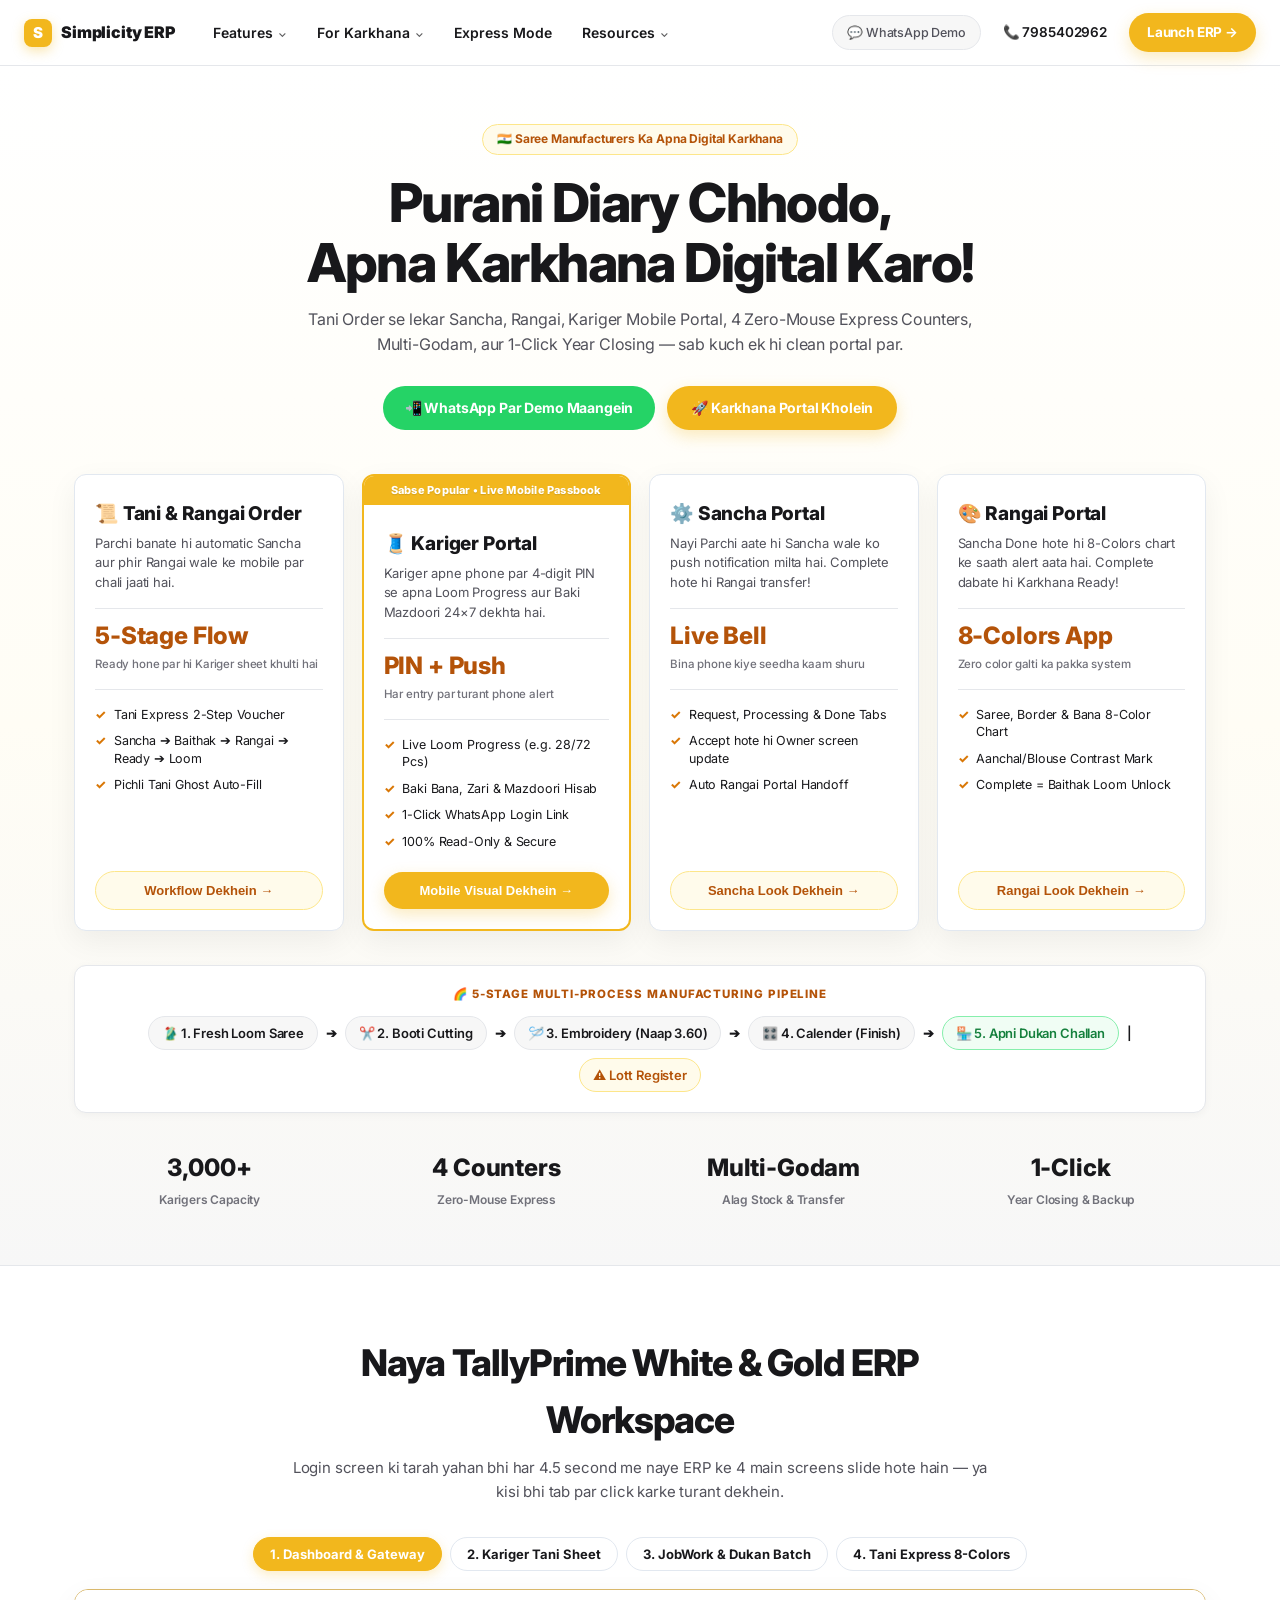
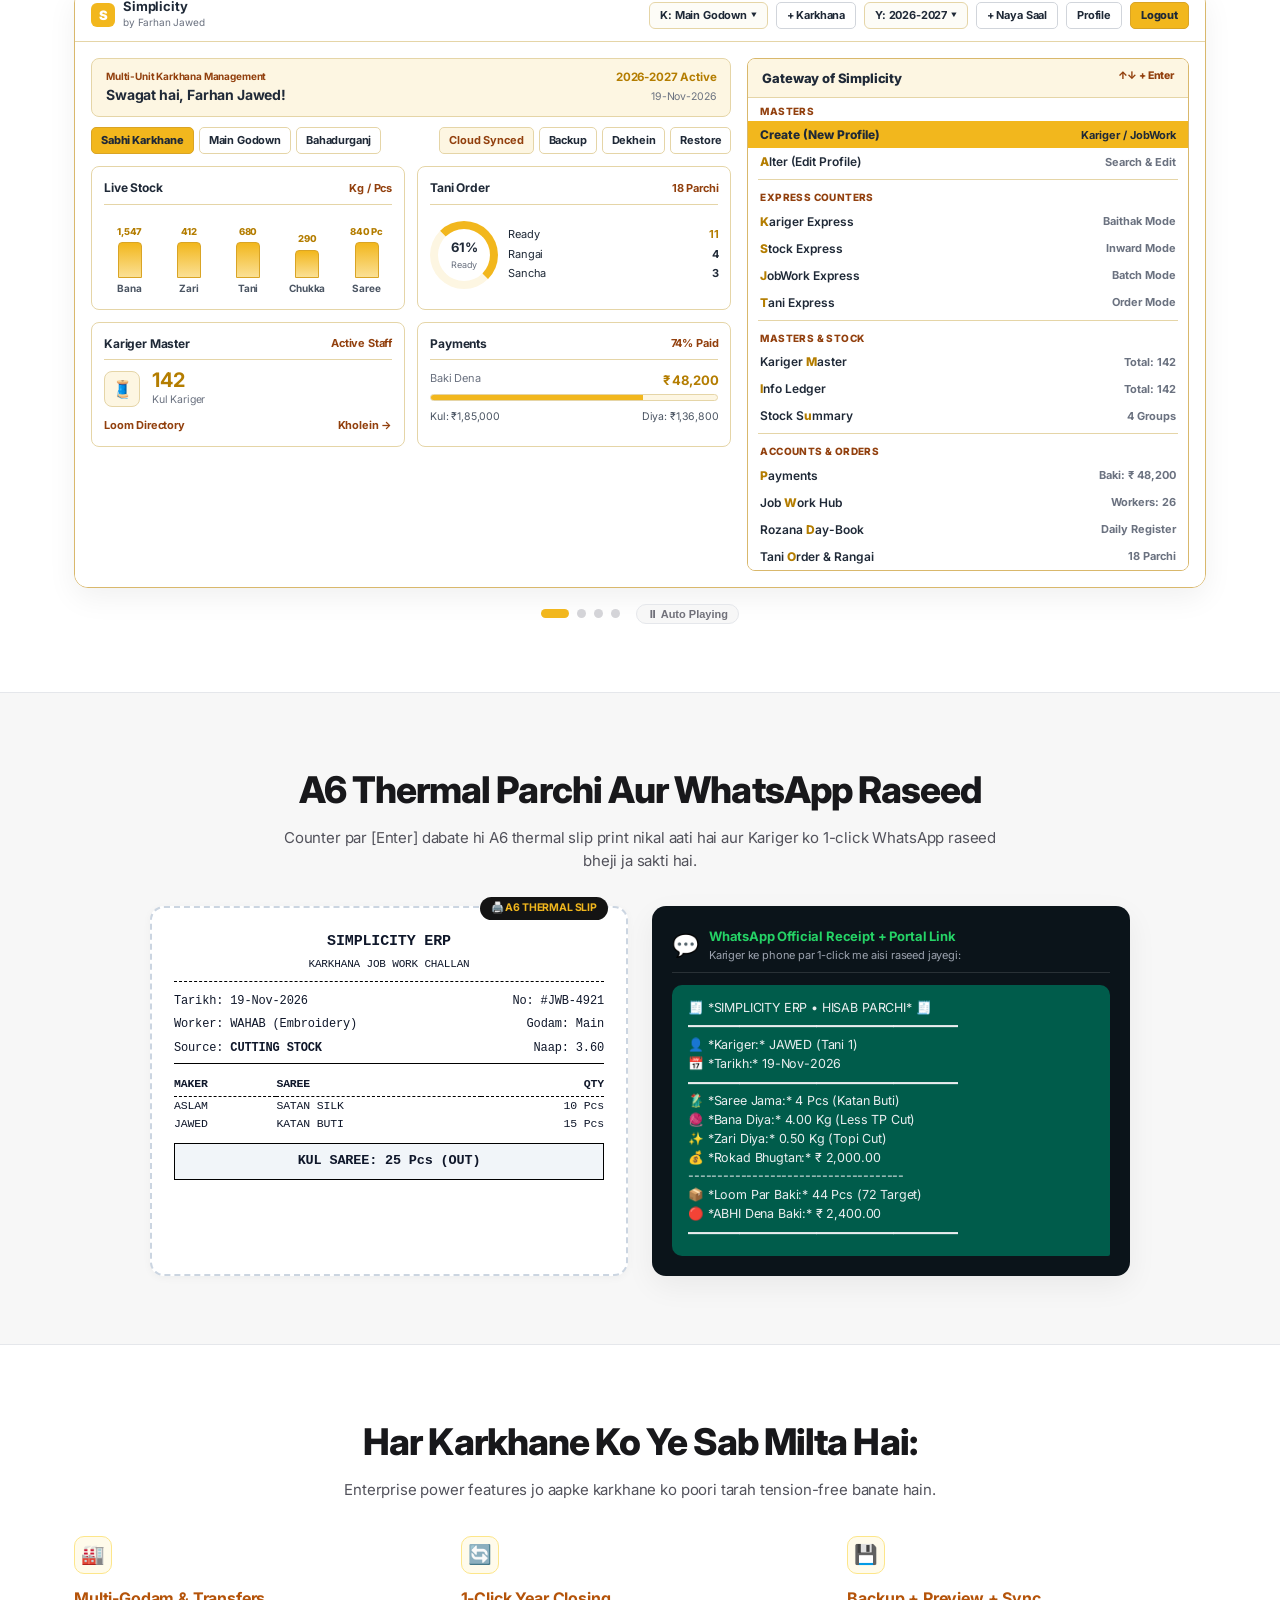
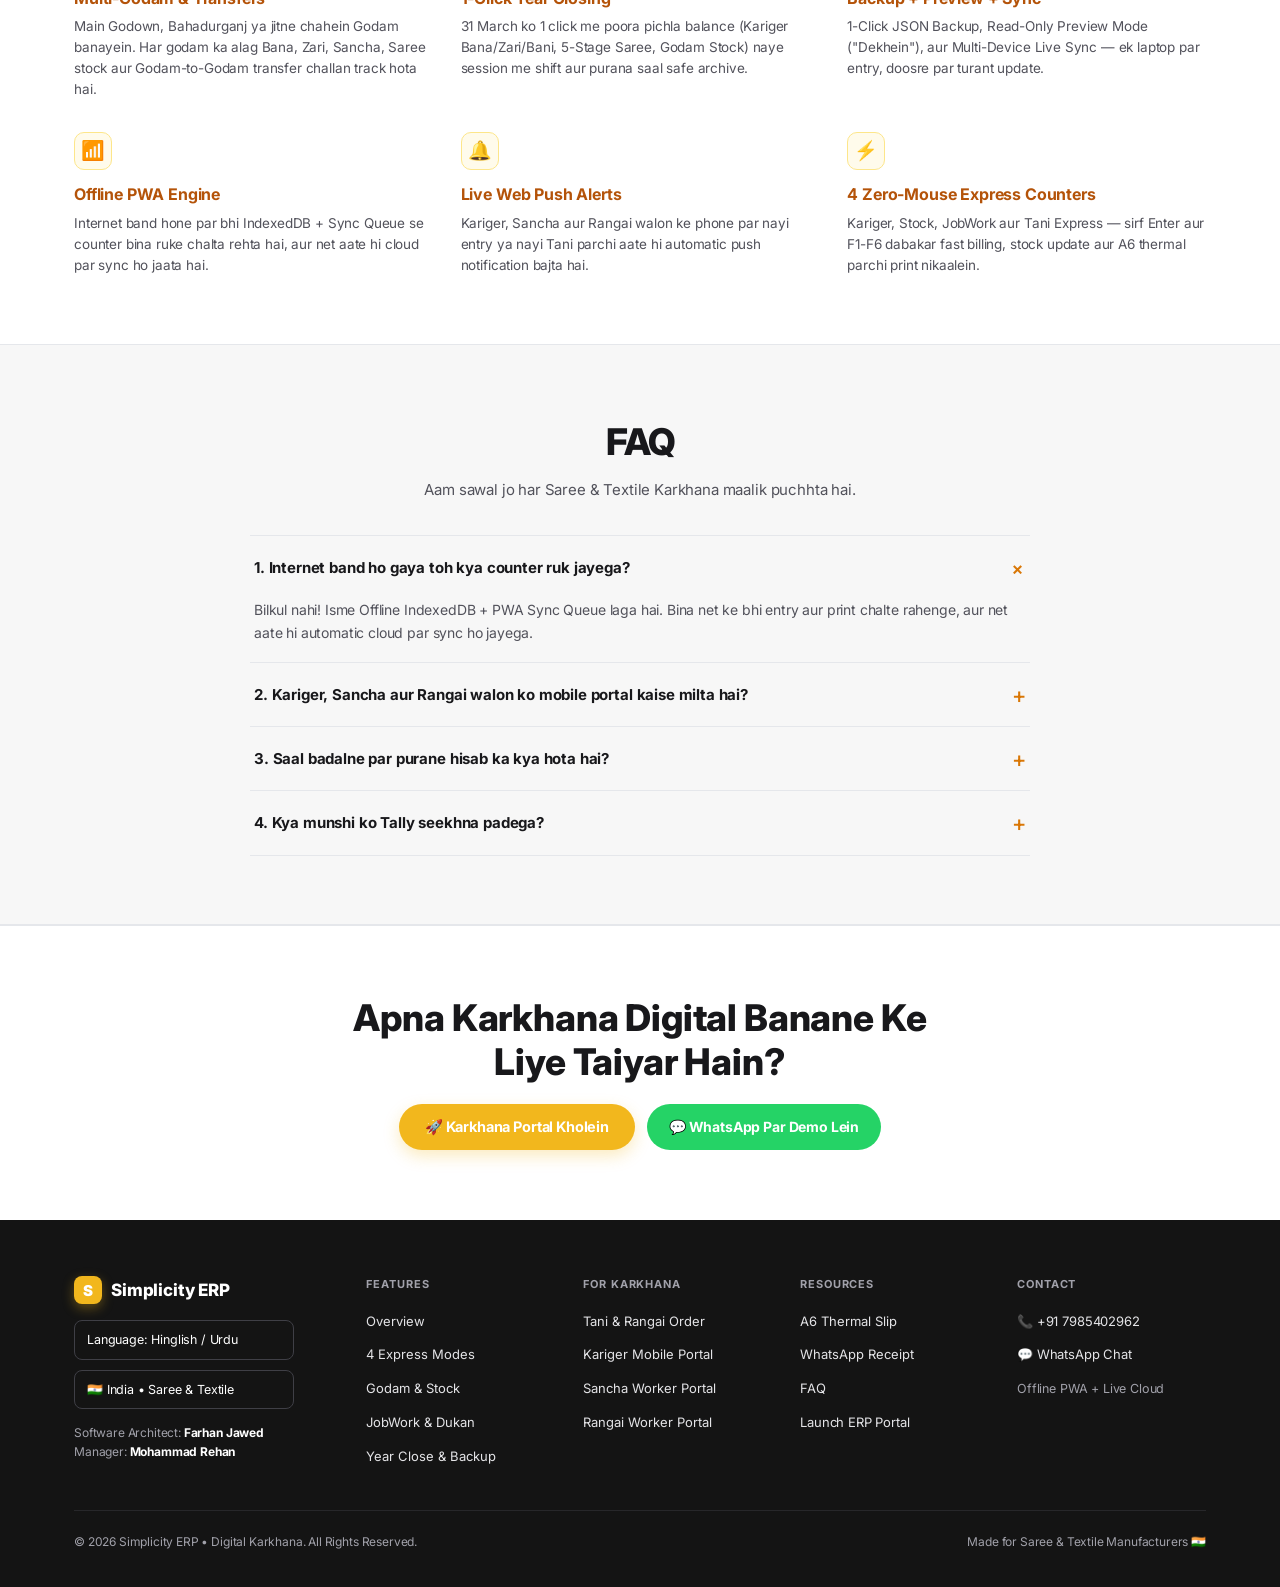
<file: landing.html>
<!DOCTYPE html>
<html lang="hi">
<head>
    <meta charset="UTF-8">
    <meta name="viewport" content="width=device-width, initial-scale=1.0, viewport-fit=cover">

    <title>Simplicity ERP • Saree Manufacturer Karkhana Portal</title>
    <meta name="description" content="Purani Diary Chhodo, Karkhana Digital Karo! Kariger Express, Stock Express, JobWork Express, Tani Express, Tani & Rangai Order, Kariger Portal, Sancha Portal, Rangai Portal.">
    <meta name="theme-color" content="#ffffff">

    <link rel="preconnect" href="https://fonts.googleapis.com">
    <link rel="preconnect" href="https://fonts.gstatic.com" crossorigin>
    <link href="https://fonts.googleapis.com/css2?family=Inter:wght@400;500;600;700;800;900&display=swap" rel="stylesheet">

    <style>
        :root {
            --bg-page: #ffffff;
            --bg-soft: #f7f7f7;
            --bg-muted: #f1f5f9;
            --border-light: #e5e7eb;
            --border-card: #e2e8f0;

            --text-main: #18181b;
            --text-secondary: #52525b;
            --text-muted: #71717a;

            /* Original Light & Soft Golden-Amber Brand Theme */
            --brand-gold: #f2b71d;
            --brand-gold-hover: #e0a60d;
            --brand-gold-text: #b45309;
            --brand-gold-accent: #d97706;
            --brand-gold-soft: #fffbeb;
            --brand-gold-tint: #fde68a;

            --accent-green: #16a34a;
            --accent-wa: #25d366;
            --accent-blue: #0284c7;

            --shadow-sm: 0 2px 8px rgba(0, 0, 0, 0.04);
            --shadow-card: 0 10px 30px rgba(0, 0, 0, 0.06);
            --shadow-pop: 0 18px 40px rgba(0, 0, 0, 0.12);
            --radius-card: 12px;
        }

        * {
            margin: 0;
            padding: 0;
            box-sizing: border-box;
            -webkit-font-smoothing: antialiased;
        }

        html { scroll-behavior: smooth; }

        body {
            background-color: var(--bg-page);
            color: var(--text-main);
            font-family: 'Inter', -apple-system, BlinkMacSystemFont, "Segoe UI", sans-serif;
            overflow-x: hidden;
            line-height: 1.55;
            letter-spacing: -0.01em;
        }

        .container {
            max-width: 1180px;
            margin: 0 auto;
            padding: 0 24px;
        }

        /* ====================================================================
           1. PATREON-STYLE CLEAN TOP NAVBAR (ORIGINAL SOFT LIGHT THEME)
        ==================================================================== */
        .top-nav {
            position: sticky;
            top: 0;
            left: 0;
            width: 100%;
            height: 66px;
            background: rgba(255, 255, 255, 0.96);
            backdrop-filter: blur(12px);
            -webkit-backdrop-filter: blur(12px);
            border-bottom: 1px solid var(--border-light);
            z-index: 1000;
        }

        .nav-inner {
            max-width: 1280px;
            height: 100%;
            margin: 0 auto;
            padding: 0 24px;
            display: flex;
            align-items: center;
            justify-content: space-between;
            gap: 16px;
        }

        .nav-left {
            display: flex;
            align-items: center;
            gap: 26px;
        }

        .nav-brand {
            display: flex;
            align-items: center;
            gap: 9px;
            text-decoration: none;
            color: var(--text-main);
            font-weight: 900;
            font-size: 16px;
            cursor: pointer;
            white-space: nowrap;
        }

        .brand-mark {
            width: 28px;
            height: 28px;
            border-radius: 8px;
            background: var(--brand-gold);
            color: #ffffff;
            display: flex;
            align-items: center;
            justify-content: center;
            font-size: 15px;
            font-weight: 900;
            box-shadow: 0 4px 12px rgba(242, 183, 29, 0.35);
        }

        .nav-menu {
            display: flex;
            align-items: center;
            gap: 6px;
        }

        .nav-item { position: relative; }

        .nav-trigger {
            background: transparent;
            border: none;
            color: var(--text-main);
            font-family: inherit;
            font-size: 14px;
            font-weight: 600;
            padding: 8px 12px;
            border-radius: 8px;
            cursor: pointer;
            display: inline-flex;
            align-items: center;
            gap: 5px;
            transition: background 0.15s, color 0.15s;
            white-space: nowrap;
        }

        .nav-trigger:hover,
        .nav-item.open .nav-trigger {
            background: var(--brand-gold-soft);
            color: var(--brand-gold-text);
        }

        .nav-chevron {
            font-size: 11px;
            opacity: 0.7;
            transition: transform 0.2s;
        }
        .nav-item.open .nav-chevron { transform: rotate(180deg); }

        .nav-dropdown {
            position: absolute;
            top: calc(100% + 8px);
            left: 0;
            min-width: 285px;
            background: #ffffff;
            border: 1px solid var(--border-light);
            border-radius: 14px;
            box-shadow: var(--shadow-pop);
            padding: 8px;
            display: none;
            z-index: 1100;
        }

        .nav-item:hover .nav-dropdown,
        .nav-item.open .nav-dropdown {
            display: block;
            animation: dropFade 0.16s ease-out;
        }

        @keyframes dropFade {
            from { opacity: 0; transform: translateY(4px); }
            to { opacity: 1; transform: translateY(0); }
        }

        .drop-link {
            width: 100%;
            background: transparent;
            border: none;
            text-align: left;
            padding: 10px 12px;
            border-radius: 9px;
            cursor: pointer;
            display: flex;
            align-items: flex-start;
            gap: 11px;
            font-family: inherit;
            transition: background 0.15s;
        }

        .drop-link:hover,
        .drop-link.active {
            background: var(--brand-gold-soft);
        }

        .drop-icon {
            width: 32px;
            height: 32px;
            border-radius: 8px;
            background: var(--bg-soft);
            display: flex;
            align-items: center;
            justify-content: center;
            font-size: 16px;
            flex-shrink: 0;
        }

        .drop-text strong {
            display: block;
            font-size: 13.5px;
            font-weight: 700;
            color: var(--text-main);
        }

        .drop-text span {
            display: block;
            font-size: 11.5px;
            color: var(--text-muted);
            margin-top: 1px;
        }

        .nav-right {
            display: flex;
            align-items: center;
            gap: 12px;
        }

        .nav-pill-note {
            background: var(--bg-soft);
            border: 1px solid var(--border-light);
            border-radius: 999px;
            padding: 7px 14px;
            font-size: 12.5px;
            color: var(--text-secondary);
            font-weight: 500;
            text-decoration: none;
            white-space: nowrap;
            display: inline-flex;
            align-items: center;
            gap: 6px;
        }
        .nav-pill-note:hover {
            border-color: var(--brand-gold-tint);
            color: var(--text-main);
        }

        .nav-login-link {
            color: var(--text-main);
            text-decoration: none;
            font-size: 13.5px;
            font-weight: 600;
            padding: 7px 10px;
            white-space: nowrap;
        }
        .nav-login-link:hover { color: var(--brand-gold-text); }

        .btn-gold-pill {
            background: var(--brand-gold);
            color: #ffffff;
            padding: 9px 18px;
            border-radius: 999px;
            text-decoration: none;
            font-size: 13.5px;
            font-weight: 700;
            border: none;
            cursor: pointer;
            display: inline-flex;
            align-items: center;
            gap: 7px;
            box-shadow: 0 6px 16px rgba(242, 183, 29, 0.28);
            transition: background 0.18s, transform 0.18s;
            white-space: nowrap;
        }
        .btn-gold-pill:hover {
            background: var(--brand-gold-hover);
            transform: translateY(-1px);
        }

        .btn-soft-pill {
            background: var(--brand-gold-soft);
            color: var(--brand-gold-text);
            padding: 9px 18px;
            border-radius: 999px;
            text-decoration: none;
            font-size: 13.5px;
            font-weight: 700;
            border: 1px solid var(--brand-gold-tint);
            cursor: pointer;
            display: inline-flex;
            align-items: center;
            gap: 7px;
            transition: background 0.18s;
            white-space: nowrap;
        }
        .btn-soft-pill:hover { background: var(--brand-gold-tint); }

        .btn-green-pill {
            background: var(--accent-wa);
            color: #ffffff;
            padding: 11px 22px;
            border-radius: 999px;
            text-decoration: none;
            font-size: 14px;
            font-weight: 700;
            display: inline-flex;
            align-items: center;
            gap: 8px;
            transition: transform 0.18s, background 0.18s;
        }
        .btn-green-pill:hover { background: #1fb858; transform: translateY(-1px); }

        .mobile-menu-btn {
            display: none;
            background: var(--bg-soft);
            border: 1px solid var(--border-light);
            border-radius: 8px;
            padding: 7px 11px;
            font-size: 16px;
            cursor: pointer;
            color: var(--text-main);
        }

        .mobile-drawer {
            display: none;
            background: #ffffff;
            border-bottom: 1px solid var(--border-light);
            padding: 14px 20px 18px;
        }
        .mobile-drawer.open { display: block; }
        .mobile-group-title {
            font-size: 11px;
            font-weight: 800;
            text-transform: uppercase;
            color: var(--text-muted);
            margin: 12px 0 6px;
            letter-spacing: 0.06em;
        }
        .mobile-links-grid {
            display: grid;
            grid-template-columns: 1fr 1fr;
            gap: 8px;
        }
        .mobile-link-btn {
            background: var(--bg-soft);
            border: 1px solid var(--border-light);
            border-radius: 8px;
            padding: 9px 10px;
            font-size: 12.5px;
            font-weight: 600;
            color: var(--text-main);
            text-align: left;
            cursor: pointer;
            font-family: inherit;
        }
        .mobile-link-btn.active {
            background: var(--brand-gold-soft);
            border-color: var(--brand-gold);
            color: var(--brand-gold-text);
        }

        @media (max-width: 1020px) { .nav-pill-note { display: none; } }
        @media (max-width: 860px) {
            .nav-menu, .nav-login-link { display: none; }
            .mobile-menu-btn { display: inline-flex; align-items: center; }
        }

        /* ====================================================================
           2. HERO & PATREON-STYLE 4 PORTAL CARDS (ORIGINAL SOFT LIGHT)
        ==================================================================== */
        .view-page { display: none; animation: pageFade 0.28s ease-out; }
        .view-page.active { display: block; }
        @keyframes pageFade {
            from { opacity: 0; transform: translateY(8px); }
            to { opacity: 1; transform: translateY(0); }
        }

        .hero-section {
            background: linear-gradient(180deg, #ffffff 0%, #fffdf5 55%, #f7f7f7 100%);
            padding: 58px 0 54px;
            text-align: center;
            border-bottom: 1px solid var(--border-light);
        }

        .hero-eyebrow {
            display: inline-block;
            background: var(--brand-gold-soft);
            color: var(--brand-gold-text);
            border: 1px solid var(--brand-gold-tint);
            padding: 5px 14px;
            border-radius: 999px;
            font-size: 12px;
            font-weight: 700;
            margin-bottom: 18px;
        }

        .hero-title {
            font-size: clamp(2rem, 4.6vw, 3.35rem);
            font-weight: 800;
            color: var(--text-main);
            line-height: 1.12;
            letter-spacing: -0.03em;
            max-width: 820px;
            margin: 0 auto 14px;
        }

        .hero-subtitle {
            font-size: 16px;
            color: var(--text-secondary);
            max-width: 680px;
            margin: 0 auto 28px;
            line-height: 1.6;
        }

        .hero-actions {
            display: flex;
            justify-content: center;
            align-items: center;
            gap: 12px;
            flex-wrap: wrap;
            margin-bottom: 44px;
        }

        .portal-cards-grid {
            display: grid;
            grid-template-columns: repeat(4, 1fr);
            gap: 18px;
            align-items: stretch;
            text-align: left;
            margin-bottom: 34px;
        }
        @media (max-width: 1024px) { .portal-cards-grid { grid-template-columns: repeat(2, 1fr); } }
        @media (max-width: 580px) { .portal-cards-grid { grid-template-columns: 1fr; } }

        .patreon-card {
            background: #ffffff;
            border: 1px solid var(--border-card);
            border-radius: var(--radius-card);
            box-shadow: var(--shadow-card);
            display: flex;
            flex-direction: column;
            justify-content: space-between;
            overflow: hidden;
            transition: transform 0.2s, box-shadow 0.2s;
            cursor: pointer;
        }
        .patreon-card:hover {
            transform: translateY(-4px);
            box-shadow: var(--shadow-pop);
        }
        .patreon-card.featured {
            border: 2px solid var(--brand-gold);
        }
        .card-rec-banner {
            background: var(--brand-gold);
            color: #ffffff;
            text-align: center;
            font-size: 11px;
            font-weight: 800;
            padding: 6px 10px;
            letter-spacing: 0.02em;
            text-shadow: 0 1px 1px rgba(0,0,0,0.12);
        }

        .card-body {
            padding: 24px 20px 20px;
            display: flex;
            flex-direction: column;
            flex: 1;
        }
        .card-title {
            font-size: 19px;
            font-weight: 800;
            color: var(--text-main);
            margin-bottom: 6px;
        }
        .card-desc {
            font-size: 13px;
            color: var(--text-secondary);
            line-height: 1.5;
            min-height: 58px;
            margin-bottom: 16px;
        }
        .card-highlight-stat {
            border-top: 1px solid var(--border-light);
            border-bottom: 1px solid var(--border-light);
            padding: 14px 0;
            margin-bottom: 16px;
        }
        .card-highlight-stat strong {
            display: block;
            font-size: 24px;
            font-weight: 800;
            color: var(--brand-gold-text);
            line-height: 1.1;
        }
        .card-highlight-stat span {
            font-size: 11.5px;
            color: var(--text-muted);
            font-weight: 500;
        }

        .card-checklist {
            list-style: none;
            display: flex;
            flex-direction: column;
            gap: 9px;
            margin-bottom: 22px;
            flex: 1;
        }
        .card-checklist li {
            font-size: 12.5px;
            color: var(--text-main);
            display: flex;
            align-items: flex-start;
            gap: 8px;
            line-height: 1.4;
        }
        .card-checklist li::before {
            content: "✓";
            color: var(--brand-gold-accent);
            font-weight: 800;
            flex-shrink: 0;
        }

        .card-btn {
            width: 100%;
            justify-content: center;
            padding: 11px 14px;
            font-size: 13px;
        }

        .pipeline-card {
            background: #ffffff;
            border: 1px solid var(--border-light);
            border-radius: var(--radius-card);
            padding: 20px;
            box-shadow: var(--shadow-sm);
            margin-bottom: 26px;
        }
        .pipeline-card h5 {
            font-size: 11.5px;
            font-weight: 800;
            text-transform: uppercase;
            letter-spacing: 0.08em;
            color: var(--brand-gold-text);
            margin-bottom: 12px;
        }
        .pipeline-flow {
            display: flex;
            justify-content: center;
            align-items: center;
            gap: 8px;
            flex-wrap: wrap;
            font-size: 13px;
            font-weight: 600;
        }
        .pipeline-pill {
            padding: 6px 13px;
            border-radius: 999px;
            background: var(--bg-soft);
            border: 1px solid var(--border-light);
            color: var(--text-main);
        }

        .stats-bar {
            display: grid;
            grid-template-columns: repeat(4, 1fr);
            gap: 16px;
            padding-top: 10px;
        }
        @media (max-width: 720px) { .stats-bar { grid-template-columns: repeat(2, 1fr); } }
        .stat-box strong {
            display: block;
            font-size: 24px;
            font-weight: 800;
            color: var(--text-main);
        }
        .stat-box span {
            font-size: 12px;
            color: var(--text-muted);
            font-weight: 600;
        }

        /* ====================================================================
           3. COMMON SECTIONS + ERP SLIDESHOW MOCKUP (WHITE & GOLD INSIDE)
        ==================================================================== */
        .page-section { padding: 68px 0; }
        .page-section.soft-bg {
            background: var(--bg-soft);
            border-top: 1px solid var(--border-light);
            border-bottom: 1px solid var(--border-light);
        }

        .section-head {
            text-align: center;
            max-width: 720px;
            margin: 0 auto 34px;
        }
        .section-head h2 {
            font-size: clamp(1.65rem, 3.2vw, 2.3rem);
            font-weight: 800;
            letter-spacing: -0.025em;
            color: var(--text-main);
            margin-bottom: 8px;
        }
        .section-head p {
            font-size: 15px;
            color: var(--text-secondary);
        }

        /* Slideshow Controls */
        .sl-slide-bar {
            display: flex;
            justify-content: center;
            align-items: center;
            gap: 8px;
            flex-wrap: wrap;
            margin-bottom: 18px;
        }
        .preview-tab-btn {
            background: #ffffff;
            color: var(--text-main);
            border: 1px solid var(--border-card);
            border-radius: 999px;
            padding: 8px 16px;
            font-size: 13px;
            font-weight: 700;
            cursor: pointer;
            font-family: inherit;
            transition: all 0.16s ease;
        }
        .preview-tab-btn:hover { background: var(--brand-gold-soft); border-color: var(--brand-gold-tint); }
        .preview-tab-btn.active {
            background: var(--brand-gold);
            border-color: var(--brand-gold);
            color: #ffffff;
            box-shadow: 0 4px 12px rgba(242, 183, 29, 0.25);
        }
        .preview-pane { display: none; }
        .preview-pane.active { display: block; animation: pageFade 0.28s ease-out; }

        .sl-dots-row {
            display: flex;
            justify-content: center;
            align-items: center;
            gap: 8px;
            margin-top: 16px;
        }
        .sl-dot-btn {
            width: 9px;
            height: 9px;
            border-radius: 999px;
            border: none;
            background: #d4d4d8;
            cursor: pointer;
            transition: all 0.22s ease;
        }
        .sl-dot-btn.active {
            width: 28px;
            background: var(--brand-gold);
        }
        .sl-auto-pill {
            font-size: 11px;
            font-weight: 700;
            color: var(--text-muted);
            background: var(--bg-soft);
            border: 1px solid var(--border-light);
            border-radius: 999px;
            padding: 3px 10px;
            margin-left: 8px;
            cursor: pointer;
        }

        /* Real ERP App Mockup Frame (Matches TallyPrime White & Gold App) */
        .tp-app-frame {
            background: #ffffff;
            border: 1.5px solid #d9b86c;
            border-radius: 14px;
            box-shadow: var(--shadow-card);
            overflow: hidden;
            font-size: 12px;
            color: #1f2937;
        }
        .tp-slim-navbar {
            background: #ffffff;
            border-bottom: 1.5px solid #e5d5a7;
            padding: 9px 16px;
            display: flex;
            justify-content: space-between;
            align-items: center;
            flex-wrap: wrap;
            gap: 10px;
        }
        .tp-nav-chips { display: flex; gap: 8px; flex-wrap: wrap; align-items: center; }
        .tp-nav-chip {
            background: #fdfcf7;
            border: 1px solid #e5d5a7;
            border-radius: 6px;
            padding: 4px 10px;
            font-size: 11px;
            font-weight: 700;
            color: #1f2937;
        }
        .tp-nav-btn {
            background: #ffffff;
            border: 1px solid #d1d5db;
            border-radius: 5px;
            padding: 4px 10px;
            font-size: 11px;
            font-weight: 700;
            color: #1f2937;
        }
        .tp-nav-btn.gold {
            background: #f2b71d;
            border-color: #d9a425;
            font-weight: 800;
            color: #1f2937;
        }

        .tp-body { padding: 16px; background: #ffffff; }

        .tp-dash-grid {
            display: grid;
            grid-template-columns: minmax(0, 1.45fr) minmax(0, 1fr);
            gap: 16px;
            align-items: start;
        }
        @media (max-width: 900px) { .tp-dash-grid { grid-template-columns: 1fr; } }

        .tp-welcome-strip {
            background: #fdf6e2;
            border: 1px solid #e5d5a7;
            border-radius: 8px;
            padding: 10px 14px;
            display: flex;
            justify-content: space-between;
            align-items: center;
            margin-bottom: 10px;
        }
        .tp-controls-bar {
            display: flex;
            justify-content: space-between;
            align-items: center;
            flex-wrap: wrap;
            gap: 8px;
            margin-bottom: 12px;
        }
        .tp-tab-strip { display: flex; gap: 5px; flex-wrap: wrap; }
        .tp-tab-pill {
            background: #ffffff;
            border: 1px solid #e5d5a7;
            border-radius: 5px;
            padding: 4px 9px;
            font-size: 11px;
            font-weight: 700;
        }
        .tp-tab-pill.active {
            background: #f2b71d;
            border-color: #d9a425;
            font-weight: 800;
        }

        .tp-2x2-cards { display: grid; grid-template-columns: 1fr 1fr; gap: 12px; }
        @media (max-width: 560px) { .tp-2x2-cards { grid-template-columns: 1fr; } }

        .tp-gold-card {
            background: #ffffff;
            border: 1.5px solid #e5d5a7;
            border-radius: 8px;
            padding: 12px;
        }
        .tp-gold-card-head {
            display: flex;
            justify-content: space-between;
            align-items: center;
            border-bottom: 1px solid #e5d5a7;
            padding-bottom: 6px;
            margin-bottom: 10px;
            font-size: 12px;
        }
        .tp-gold-card-head span { color: #92400e; font-weight: 700; font-size: 11px; }
        .tp-bars-row {
            display: flex;
            align-items: flex-end;
            justify-content: space-between;
            gap: 8px;
            height: 82px;
            padding-top: 10px;
        }
        .tp-bar-col {
            flex: 1;
            display: flex;
            flex-direction: column;
            align-items: center;
            height: 100%;
            justify-content: flex-end;
            gap: 3px;
        }
        .tp-bar-col small { font-size: 9.5px; font-weight: 800; color: #b47d00; }
        .tp-bar-fill {
            width: 100%;
            max-width: 24px;
            background: linear-gradient(180deg, #f2b71d, #fbe094);
            border: 1px solid #d9a425;
            border-radius: 4px 4px 0 0;
        }
        .tp-bar-col span { font-size: 10px; font-weight: 700; color: #4b5563; }

        .tp-gateway-box {
            background: #ffffff;
            border: 1.5px solid #d9b86c;
            border-radius: 8px;
            overflow: hidden;
        }
        .tp-gw-header {
            background: #fdf6e2;
            border-bottom: 1.5px solid #e5d5a7;
            padding: 9px 14px;
            font-size: 13px;
            font-weight: 800;
            color: #1f2937;
            display: flex;
            justify-content: space-between;
        }
        .tp-gw-sec {
            font-size: 10px;
            font-weight: 800;
            text-transform: uppercase;
            color: #92400e;
            padding: 6px 12px 2px;
            letter-spacing: 0.4px;
        }
        .tp-gw-item {
            width: 100%;
            background: #ffffff;
            border: none;
            padding: 6px 12px;
            display: flex;
            justify-content: space-between;
            align-items: center;
            font-size: 12px;
            font-weight: 600;
            color: #1f2937;
            cursor: pointer;
            font-family: inherit;
            text-align: left;
        }
        .tp-gw-item:hover { background: #fef9ea; }
        .tp-gw-item.active { background: #f2b71d; font-weight: 800; }
        .tp-gw-key { color: #b47d00; font-weight: 800; }
        .tp-gw-item.active .tp-gw-key { color: #1f2937; }
        .tp-gw-val { font-size: 11px; color: #6b7280; font-weight: 700; }
        .tp-gw-item.active .tp-gw-val { color: #1f2937; }
        .tp-gw-div { height: 1px; background: #e5d5a7; margin: 4px 10px; }

        .tp-sheet-grid {
            display: grid;
            grid-template-columns: minmax(0, 1fr) minmax(0, 1.55fr);
            gap: 14px;
            align-items: stretch;
        }
        @media (max-width: 860px) { .tp-sheet-grid { grid-template-columns: 1fr; } }

        .tp-panel {
            background: #ffffff;
            border: 1px solid #e5d5a7;
            border-radius: 6px;
            overflow: hidden;
        }
        .tp-panel-head {
            background: #fdf6e2;
            border-bottom: 1px solid #e5d5a7;
            padding: 7px 12px;
            font-size: 12px;
            font-weight: 800;
            display: flex;
            justify-content: space-between;
            align-items: center;
        }
        .tp-form-row {
            display: grid;
            grid-template-columns: 118px minmax(0, 1fr);
            align-items: center;
            gap: 8px;
            margin-bottom: 6px;
        }
        .tp-form-lbl { font-size: 11.5px; font-weight: 600; color: #374151; }
        .tp-form-inp {
            background: #ffffff;
            border: 1px solid #d1d5db;
            border-radius: 4px;
            padding: 5px 8px;
            font-size: 12px;
            font-weight: 700;
            color: #1f2937;
            width: 100%;
        }
        .tp-form-inp.focus { border-color: #d9a425; background: #fffdf5; }
        .tp-form-inp.ghost { background: #fef9c3; border-color: #eab308; color: #713f12; }
        .tp-table {
            width: 100%;
            border-collapse: collapse;
            font-size: 11.5px;
            background: #ffffff;
        }
        .tp-table th {
            background: #fdf6e2;
            color: #1f2937;
            border-bottom: 1.5px solid #e5d5a7;
            padding: 6px 8px;
            text-align: left;
            font-size: 10.5px;
            font-weight: 800;
            text-transform: uppercase;
        }
        .tp-table td {
            padding: 6px 8px;
            border-bottom: 1px solid #f3f4f6;
            font-weight: 600;
        }
        .tp-3cards { display: grid; grid-template-columns: repeat(3, 1fr); gap: 10px; margin-top: 12px; }
        @media (max-width: 640px) { .tp-3cards { grid-template-columns: 1fr; } }

        .tp-voucher-split {
            display: grid;
            grid-template-columns: minmax(0, 1.3fr) minmax(0, 1fr);
            gap: 14px;
            align-items: stretch;
        }
        @media (max-width: 820px) { .tp-voucher-split { grid-template-columns: 1fr; } }

        .tp-picker-item {
            padding: 6px 10px;
            border-bottom: 1px solid #f3f4f6;
            display: flex;
            justify-content: space-between;
            font-size: 11.5px;
            font-weight: 600;
        }
        .tp-picker-item.active { background: #f2b71d; font-weight: 800; }
        .tp-accept-bar {
            background: #fdf6e2;
            border: 1.5px solid #d9a425;
            border-radius: 5px;
            padding: 7px 12px;
            margin-top: 10px;
            display: flex;
            justify-content: space-between;
            align-items: center;
            flex-wrap: wrap;
            gap: 8px;
        }

        /* 3x2 Feature Grid */
        .include-grid {
            display: grid;
            grid-template-columns: repeat(3, 1fr);
            gap: 32px 28px;
        }
        @media (max-width: 820px) { .include-grid { grid-template-columns: 1fr; gap: 22px; } }
        .include-item .inc-icon {
            width: 38px;
            height: 38px;
            border-radius: 10px;
            background: var(--brand-gold-soft);
            color: var(--brand-gold-accent);
            border: 1px solid var(--brand-gold-tint);
            display: flex;
            align-items: center;
            justify-content: center;
            font-size: 19px;
            margin-bottom: 12px;
        }
        .include-item h4 {
            font-size: 16px;
            font-weight: 700;
            color: var(--brand-gold-text);
            margin-bottom: 6px;
        }
        .include-item p {
            font-size: 13.5px;
            color: var(--text-secondary);
            line-height: 1.55;
        }

        /* Slip & WhatsApp */
        .slip-preview-grid {
            display: grid;
            grid-template-columns: 1fr 1fr;
            gap: 24px;
            max-width: 980px;
            margin: 0 auto;
        }
        @media (max-width: 768px) { .slip-preview-grid { grid-template-columns: 1fr; } }

        .slip-card {
            background: #ffffff;
            color: #0f172a;
            border-radius: 14px;
            padding: 22px;
            font-family: monospace, sans-serif;
            font-size: 12px;
            position: relative;
            border: 2px dashed #cbd5e1;
            box-shadow: var(--shadow-sm);
        }
        .slip-badge-tag {
            position: absolute;
            top: -11px;
            right: 18px;
            background: #141414;
            color: var(--brand-gold);
            padding: 3px 11px;
            border-radius: 20px;
            font-size: 10.5px;
            font-weight: 700;
            font-family: 'Inter', sans-serif;
        }
        .wa-box {
            background: #0b141a;
            border-radius: 14px;
            padding: 20px;
            color: #e9edef;
            font-size: 13px;
            box-shadow: var(--shadow-card);
        }
        .wa-bubble {
            background: #005c4b;
            padding: 14px 16px;
            border-radius: 10px 10px 2px 10px;
            line-height: 1.5;
            white-space: pre-line;
            font-size: 12.5px;
        }

        /* Clean FAQ */
        .faq-wrap { max-width: 780px; margin: 0 auto; }
        .faq-item { border-bottom: 1px solid var(--border-light); }
        .faq-item:first-child { border-top: 1px solid var(--border-light); }
        .faq-question {
            padding: 20px 4px;
            font-size: 15px;
            font-weight: 700;
            color: var(--text-main);
            cursor: pointer;
            display: flex;
            justify-content: space-between;
            align-items: center;
            gap: 16px;
        }
        .faq-question span.arrow {
            color: var(--brand-gold-accent);
            font-size: 22px;
            font-weight: 500;
            transition: transform 0.2s;
            line-height: 1;
        }
        .faq-item.active .faq-question span.arrow { transform: rotate(45deg); }
        .faq-answer {
            padding: 0 4px 18px;
            color: var(--text-secondary);
            font-size: 14px;
            line-height: 1.6;
            display: none;
        }
        .faq-item.active .faq-answer { display: block; }

        /* ====================================================================
           4. SPOTLIGHT SUB-PAGES, PHONE PORTALS & STEP CARDS
        ==================================================================== */
        .spotlight-hero {
            padding: 36px 0 26px;
            border-bottom: 1px solid var(--border-light);
            margin-bottom: 28px;
        }
        .spotlight-top-bar {
            display: flex;
            justify-content: space-between;
            align-items: center;
            flex-wrap: wrap;
            gap: 10px;
            margin-bottom: 18px;
        }
        .btn-outline-sm {
            background: #ffffff;
            color: var(--text-main);
            border: 1px solid var(--border-card);
            padding: 7px 14px;
            border-radius: 999px;
            font-size: 12.5px;
            font-weight: 600;
            cursor: pointer;
            text-decoration: none;
            display: inline-flex;
            align-items: center;
            gap: 6px;
        }
        .btn-outline-sm:hover { background: var(--bg-soft); }

        .spotlight-title {
            font-size: clamp(1.7rem, 3.4vw, 2.5rem);
            font-weight: 800;
            letter-spacing: -0.025em;
            color: var(--text-main);
            margin-bottom: 8px;
        }
        .spotlight-desc {
            font-size: 15px;
            color: var(--text-secondary);
            max-width: 780px;
        }

        .split-showcase {
            display: grid;
            grid-template-columns: 1.02fr 1fr;
            gap: 26px;
            align-items: start;
            margin-bottom: 36px;
        }
        @media (max-width: 880px) { .split-showcase { grid-template-columns: 1fr; } }

        .detail-card {
            background: #ffffff;
            border: 1px solid var(--border-card);
            border-radius: var(--radius-card);
            padding: 22px;
            box-shadow: var(--shadow-sm);
        }
        .detail-card h4 {
            font-size: 13px;
            font-weight: 800;
            color: var(--brand-gold-text);
            text-transform: uppercase;
            letter-spacing: 0.06em;
            margin-bottom: 16px;
            display: flex;
            align-items: center;
            gap: 8px;
        }

        .step-stack { display: flex; flex-direction: column; gap: 12px; }
        .step-row {
            background: var(--bg-soft);
            border: 1px solid var(--border-light);
            border-radius: 10px;
            padding: 13px 14px;
            display: flex;
            gap: 12px;
            align-items: flex-start;
        }
        .step-dot {
            min-width: 26px;
            height: 26px;
            border-radius: 50%;
            color: #fff;
            font-size: 12px;
            font-weight: 800;
            display: flex;
            align-items: center;
            justify-content: center;
            margin-top: 1px;
        }
        .step-row strong { display: block; font-size: 13.5px; color: var(--text-main); margin-bottom: 3px; }
        .step-row span { display: block; font-size: 12.5px; color: var(--text-secondary); line-height: 1.5; }

        .phone-frame {
            max-width: 390px;
            margin: 0 auto;
            background: #f1f5f9;
            color: #0f172a;
            border-radius: 28px;
            border: 6px solid #1e293b;
            box-shadow: 0 22px 45px rgba(15, 23, 42, 0.18);
            overflow: hidden;
            font-size: 12px;
        }
        .phone-notch { background: #0f172a; height: 18px; display: flex; justify-content: center; align-items: center; }
        .phone-notch span { width: 68px; height: 6px; background: #334155; border-radius: 99px; }
        .phone-header { padding: 11px 14px; color: #ffffff; display: flex; justify-content: space-between; align-items: center; }
        .phone-content { padding: 11px; }
        .push-toast {
            background: #0f172a; color: #ffffff; border: 1px solid rgba(56, 189, 248, 0.45);
            border-radius: 12px; padding: 9px 11px; margin-bottom: 10px;
        }
        .push-toast-head { display: flex; justify-content: space-between; font-size: 10px; color: #38bdf8; font-weight: 800; margin-bottom: 2px; }
        .push-toast strong { display: block; font-size: 11.5px; color: #ffffff; }
        .push-toast small { display: block; font-size: 10.5px; color: #cbd5e1; margin-top: 1px; }

        .mock-kpi-grid { display: grid; grid-template-columns: 1fr 1fr; gap: 7px; margin-bottom: 9px; }
        .mock-kpi { background: #ffffff; border: 1px solid #cbd5e1; border-radius: 10px; padding: 8px 9px; }
        .mock-kpi small { display: block; font-size: 9.5px; font-weight: 800; color: #64748b; }
        .mock-kpi strong { display: block; font-size: 15px; font-weight: 900; margin-top: 2px; }
        .loom-track { width: 100%; height: 7px; background: #dbeafe; border-radius: 99px; overflow: hidden; margin: 5px 0 3px; }
        .loom-fill { height: 100%; background: linear-gradient(90deg, #2563eb, #16a34a); border-radius: 99px; }

        .mini-colors-tbl { width: 100%; border-collapse: collapse; background: #ffffff; font-size: 10.5px; margin-top: 6px; }
        .mini-colors-tbl th { background: #701a75; color: #ffffff; padding: 4px; text-align: center; }
        .mini-colors-tbl td { border: 1px solid #e9d5ff; padding: 4px; text-align: center; font-weight: 700; color: #0f172a; }

        .feature-cards-3 { display: grid; grid-template-columns: repeat(3, 1fr); gap: 16px; }
        @media (max-width: 860px) { .feature-cards-3 { grid-template-columns: 1fr; } }

        /* ====================================================================
           5. BOTTOM CTA + PATREON-STYLE BLACK FOOTER
        ==================================================================== */
        .bottom-cta {
            text-align: center;
            padding: 70px 20px;
            background: #ffffff;
            border-top: 1px solid var(--border-light);
        }
        .bottom-cta h2 {
            font-size: clamp(1.7rem, 3.2vw, 2.3rem);
            font-weight: 800;
            max-width: 600px;
            margin: 0 auto 20px;
            line-height: 1.2;
        }

        .patreon-footer {
            background: #141414;
            color: #d4d4d8;
            padding: 56px 0 36px;
        }
        .footer-grid {
            display: grid;
            grid-template-columns: 1.4fr 1fr 1fr 1fr 1fr;
            gap: 28px;
            margin-bottom: 42px;
        }
        @media (max-width: 900px) { .footer-grid { grid-template-columns: 1fr 1fr; } }
        @media (max-width: 520px) { .footer-grid { grid-template-columns: 1fr; } }

        .footer-col h5 {
            font-size: 11px;
            font-weight: 700;
            text-transform: uppercase;
            letter-spacing: 0.08em;
            color: #a1a1aa;
            margin-bottom: 14px;
        }
        .footer-col ul {
            list-style: none;
            display: flex;
            flex-direction: column;
            gap: 9px;
        }
        .footer-col a, .footer-col button {
            background: transparent;
            border: none;
            color: #e4e4e7;
            font-size: 13px;
            font-family: inherit;
            text-decoration: none;
            cursor: pointer;
            text-align: left;
            padding: 0;
        }
        .footer-col a:hover, .footer-col button:hover { color: var(--brand-gold); }

        .footer-badge-box {
            border: 1px solid #3f3f46;
            border-radius: 8px;
            padding: 9px 12px;
            font-size: 12.5px;
            color: #ffffff;
            margin-bottom: 10px;
            display: block;
            max-width: 220px;
        }

        .footer-bottom {
            border-top: 1px solid #27272a;
            padding-top: 22px;
            display: flex;
            justify-content: space-between;
            align-items: center;
            flex-wrap: wrap;
            gap: 12px;
            font-size: 12px;
            color: #a1a1aa;
        }
    </style>
</head>
<body>

    <!-- ========================================================================
         1. PATREON-STYLE CLEAN TOP NAVBAR ("Features" INSTEAD OF "Product")
    ======================================================================== -->
    <header class="top-nav">
        <div class="nav-inner">
            <div class="nav-left">
                <a class="nav-brand" onclick="switchView('overview')">
                    <span class="brand-mark">S</span>
                    <span>Simplicity ERP</span>
                </a>

                <nav class="nav-menu" aria-label="Main Navigation">
                    <div class="nav-item" id="menu-features">
                        <button type="button" class="nav-trigger" onclick="toggleDropdown('menu-features')">
                            Features <span class="nav-chevron">⌄</span>
                        </button>
                        <div class="nav-dropdown">
                            <button type="button" class="drop-link active" data-view="overview" onclick="switchView('overview')">
                                <span class="drop-icon">🏠</span>
                                <span class="drop-text">
                                    <strong>Overview</strong>
                                    <span>Poora Digital Karkhana ek nazar mein</span>
                                </span>
                            </button>
                            <button type="button" class="drop-link" data-view="express" onclick="switchView('express')">
                                <span class="drop-icon">⚡</span>
                                <span class="drop-text">
                                    <strong>Express Counters (4 Modes)</strong>
                                    <span>Kariger, Stock, JobWork &amp; Tani Express</span>
                                </span>
                            </button>
                            <button type="button" class="drop-link" data-view="godam_stock" onclick="switchView('godam_stock')">
                                <span class="drop-icon">🏭</span>
                                <span class="drop-text">
                                    <strong>Godam &amp; Stock</strong>
                                    <span>Multi-Godam, Bana, Zari, 5-Stage Saree</span>
                                </span>
                            </button>
                            <button type="button" class="drop-link" data-view="jobwork_dukan" onclick="switchView('jobwork_dukan')">
                                <span class="drop-icon">✂️</span>
                                <span class="drop-text">
                                    <strong>JobWork &amp; Dukan</strong>
                                    <span>Cutting, Embroidery, Calender &amp; Bills</span>
                                </span>
                            </button>
                            <button type="button" class="drop-link" data-view="closing_backup" onclick="switchView('closing_backup')">
                                <span class="drop-icon">🔄</span>
                                <span class="drop-text">
                                    <strong>Closing &amp; Backup</strong>
                                    <span>1-Click Year Closing &amp; Live Cloud Sync</span>
                                </span>
                            </button>
                        </div>
                    </div>

                    <div class="nav-item" id="menu-portals">
                        <button type="button" class="nav-trigger" onclick="toggleDropdown('menu-portals')">
                            For Karkhana <span class="nav-chevron">⌄</span>
                        </button>
                        <div class="nav-dropdown">
                            <button type="button" class="drop-link" data-view="tani_order" onclick="switchView('tani_order')">
                                <span class="drop-icon">📜</span>
                                <span class="drop-text">
                                    <strong>Tani &amp; Rangai Order</strong>
                                    <span>5-Stage Register &amp; Auto Sancha Dispatch</span>
                                </span>
                            </button>
                            <button type="button" class="drop-link" data-view="kariger_portal" onclick="switchView('kariger_portal')">
                                <span class="drop-icon">🧵</span>
                                <span class="drop-text">
                                    <strong>Kariger Mobile Portal</strong>
                                    <span>4-Digit PIN Passbook + Web Push</span>
                                </span>
                            </button>
                            <button type="button" class="drop-link" data-view="sancha_portal" onclick="switchView('sancha_portal')">
                                <span class="drop-icon">⚙️</span>
                                <span class="drop-text">
                                    <strong>Sancha Worker Portal</strong>
                                    <span>Live Tani Request &amp; Auto Handoff</span>
                                </span>
                            </button>
                            <button type="button" class="drop-link" data-view="rangai_portal" onclick="switchView('rangai_portal')">
                                <span class="drop-icon">🎨</span>
                                <span class="drop-text">
                                    <strong>Rangai Worker Portal</strong>
                                    <span>8-Colors Matching Chart &amp; Ready Alert</span>
                                </span>
                            </button>
                        </div>
                    </div>

                    <button type="button" class="nav-trigger" onclick="switchView('express')">
                        Express Mode
                    </button>

                    <div class="nav-item" id="menu-resources">
                        <button type="button" class="nav-trigger" onclick="toggleDropdown('menu-resources')">
                            Resources <span class="nav-chevron">⌄</span>
                        </button>
                        <div class="nav-dropdown">
                            <button type="button" class="drop-link" onclick="jumpToSection('faq-section')">
                                <span class="drop-icon">❓</span>
                                <span class="drop-text">
                                    <strong>Aam Sawal (FAQ)</strong>
                                    <span>Offline, PIN login &amp; year closing help</span>
                                </span>
                            </button>
                            <button type="button" class="drop-link" onclick="jumpToSection('slip-section')">
                                <span class="drop-icon">🖨️</span>
                                <span class="drop-text">
                                    <strong>A6 Thermal &amp; WhatsApp Slip</strong>
                                    <span>Live print aur WhatsApp raseed sample</span>
                                </span>
                            </button>
                            <a class="drop-link" href="https://wa.me/917985402962?text=Hello%20Rehan%20bhai,%20mujhe%20Simplicity%20ERP%20ka%20demo%20dekhna%20hai." target="_blank" style="text-decoration:none;">
                                <span class="drop-icon">💬</span>
                                <span class="drop-text">
                                    <strong>WhatsApp Live Demo</strong>
                                    <span>Seedha Rehan bhai se demo book karein</span>
                                </span>
                            </a>
                        </div>
                    </div>
                </nav>
            </div>

            <div class="nav-right">
                <a href="https://wa.me/917985402962?text=Hello%20Rehan%20bhai,%20mujhe%20Simplicity%20ERP%20ka%20demo%20dekhna%20hai." target="_blank" class="nav-pill-note">
                    💬 WhatsApp Demo
                </a>
                <a href="tel:+917985402962" class="nav-login-link">📞 7985402962</a>
                <a href="index.html" class="btn-gold-pill">Launch ERP →</a>
                <button type="button" class="mobile-menu-btn" onclick="toggleMobileDrawer()" aria-label="Menu">☰</button>
            </div>
        </div>

        <div class="mobile-drawer" id="mobileDrawer">
            <div class="mobile-group-title">Features &amp; Modules</div>
            <div class="mobile-links-grid">
                <button type="button" class="mobile-link-btn active" data-view="overview" onclick="switchView('overview')">🏠 Overview</button>
                <button type="button" class="mobile-link-btn" data-view="express" onclick="switchView('express')">⚡ 4 Express Modes</button>
                <button type="button" class="mobile-link-btn" data-view="godam_stock" onclick="switchView('godam_stock')">🏭 Godam &amp; Stock</button>
                <button type="button" class="mobile-link-btn" data-view="jobwork_dukan" onclick="switchView('jobwork_dukan')">✂️ JobWork &amp; Dukan</button>
                <button type="button" class="mobile-link-btn" data-view="closing_backup" onclick="switchView('closing_backup')">🔄 Closing &amp; Backup</button>
            </div>
            <div class="mobile-group-title">For Karkhana Portals</div>
            <div class="mobile-links-grid">
                <button type="button" class="mobile-link-btn" data-view="tani_order" onclick="switchView('tani_order')">📜 Tani Order</button>
                <button type="button" class="mobile-link-btn" data-view="kariger_portal" onclick="switchView('kariger_portal')">🧵 Kariger Portal</button>
                <button type="button" class="mobile-link-btn" data-view="sancha_portal" onclick="switchView('sancha_portal')">⚙️ Sancha Portal</button>
                <button type="button" class="mobile-link-btn" data-view="rangai_portal" onclick="switchView('rangai_portal')">🎨 Rangai Portal</button>
            </div>
        </div>
    </header>

    <!-- ========================================================================
         VIEW 1: OVERVIEW
    ======================================================================== -->
    <main id="view-overview" class="view-page active">
        <section class="hero-section">
            <div class="container">
                <span class="hero-eyebrow">🇮🇳 Saree Manufacturers Ka Apna Digital Karkhana</span>
                <h1 class="hero-title">Purani Diary Chhodo,<br>Apna Karkhana Digital Karo!</h1>
                <p class="hero-subtitle">Tani Order se lekar Sancha, Rangai, Kariger Mobile Portal, 4 Zero-Mouse Express Counters, Multi-Godam, aur 1-Click Year Closing — sab kuch ek hi clean portal par.</p>

                <div class="hero-actions">
                    <a href="https://wa.me/917985402962?text=Hello%20Rehan%20bhai,%20mujhe%20Simplicity%20ERP%20ke%20bare%20me%20janna%20hai." target="_blank" class="btn-green-pill">
                        📲 WhatsApp Par Demo Maangein
                    </a>
                    <a href="index.html" class="btn-gold-pill" style="padding: 11px 24px; font-size: 14px;">
                        🚀 Karkhana Portal Kholein
                    </a>
                </div>

                <!-- 4 PORTAL CARDS -->
                <div class="portal-cards-grid">
                    <div class="patreon-card" onclick="switchView('tani_order')">
                        <div class="card-body">
                            <h3 class="card-title">📜 Tani &amp; Rangai Order</h3>
                            <p class="card-desc">Parchi banate hi automatic Sancha aur phir Rangai wale ke mobile par chali jaati hai.</p>
                            <div class="card-highlight-stat">
                                <strong>5-Stage Flow</strong>
                                <span>Ready hone par hi Kariger sheet khulti hai</span>
                            </div>
                            <ul class="card-checklist">
                                <li>Tani Express 2-Step Voucher</li>
                                <li>Sancha ➔ Baithak ➔ Rangai ➔ Ready ➔ Loom</li>
                                <li>Pichli Tani Ghost Auto-Fill</li>
                            </ul>
                            <button type="button" class="btn-soft-pill card-btn">Workflow Dekhein →</button>
                        </div>
                    </div>

                    <div class="patreon-card featured" onclick="switchView('kariger_portal')">
                        <div class="card-rec-banner">Sabse Popular • Live Mobile Passbook</div>
                        <div class="card-body">
                            <h3 class="card-title">🧵 Kariger Portal</h3>
                            <p class="card-desc">Kariger apne phone par 4-digit PIN se apna Loom Progress aur Baki Mazdoori 24×7 dekhta hai.</p>
                            <div class="card-highlight-stat">
                                <strong>PIN + Push</strong>
                                <span>Har entry par turant phone alert</span>
                            </div>
                            <ul class="card-checklist">
                                <li>Live Loom Progress (e.g. 28/72 Pcs)</li>
                                <li>Baki Bana, Zari &amp; Mazdoori Hisab</li>
                                <li>1-Click WhatsApp Login Link</li>
                                <li>100% Read-Only &amp; Secure</li>
                            </ul>
                            <button type="button" class="btn-gold-pill card-btn">Mobile Visual Dekhein →</button>
                        </div>
                    </div>

                    <div class="patreon-card" onclick="switchView('sancha_portal')">
                        <div class="card-body">
                            <h3 class="card-title">⚙️ Sancha Portal</h3>
                            <p class="card-desc">Nayi Parchi aate hi Sancha wale ko push notification milta hai. Complete hote hi Rangai transfer!</p>
                            <div class="card-highlight-stat">
                                <strong>Live Bell</strong>
                                <span>Bina phone kiye seedha kaam shuru</span>
                            </div>
                            <ul class="card-checklist">
                                <li>Request, Processing &amp; Done Tabs</li>
                                <li>Accept hote hi Owner screen update</li>
                                <li>Auto Rangai Portal Handoff</li>
                            </ul>
                            <button type="button" class="btn-soft-pill card-btn">Sancha Look Dekhein →</button>
                        </div>
                    </div>

                    <div class="patreon-card" onclick="switchView('rangai_portal')">
                        <div class="card-body">
                            <h3 class="card-title">🎨 Rangai Portal</h3>
                            <p class="card-desc">Sancha Done hote hi 8-Colors chart ke saath alert aata hai. Complete dabate hi Karkhana Ready!</p>
                            <div class="card-highlight-stat">
                                <strong>8-Colors App</strong>
                                <span>Zero color galti ka pakka system</span>
                            </div>
                            <ul class="card-checklist">
                                <li>Saree, Border &amp; Bana 8-Color Chart</li>
                                <li>Aanchal/Blouse Contrast Mark</li>
                                <li>Complete = Baithak Loom Unlock</li>
                            </ul>
                            <button type="button" class="btn-soft-pill card-btn">Rangai Look Dekhein →</button>
                        </div>
                    </div>
                </div>

                <!-- 5-Stage Pipeline -->
                <div class="pipeline-card">
                    <h5>🌈 5-Stage Multi-Process Manufacturing Pipeline</h5>
                    <div class="pipeline-flow">
                        <span class="pipeline-pill">🥻 1. Fresh Loom Saree</span>
                        <span>➔</span>
                        <span class="pipeline-pill">✂️ 2. Booti Cutting</span>
                        <span>➔</span>
                        <span class="pipeline-pill">🪡 3. Embroidery (Naap 3.60)</span>
                        <span>➔</span>
                        <span class="pipeline-pill">🎛️ 4. Calender (Finish)</span>
                        <span>➔</span>
                        <span class="pipeline-pill" style="background:#f0fdf4; border-color:#86efac; color:#15803d;">🏪 5. Apni Dukan Challan</span>
                        <span>|</span>
                        <span class="pipeline-pill" style="background:#fffbeb; border-color:#fde68a; color:#b45309;">⚠️ Lott Register</span>
                    </div>
                </div>

                <!-- Stats -->
                <div class="stats-bar">
                    <div class="stat-box"><strong>3,000+</strong><span>Karigers Capacity</span></div>
                    <div class="stat-box"><strong>4 Counters</strong><span>Zero-Mouse Express</span></div>
                    <div class="stat-box"><strong>Multi-Godam</strong><span>Alag Stock &amp; Transfer</span></div>
                    <div class="stat-box"><strong>1-Click</strong><span>Year Closing &amp; Backup</span></div>
                </div>
            </div>
        </section>

        <!-- NEW TALLYPRIME WHITE & GOLD AUTO-SLIDESHOW SHOWCASE -->
        <section class="page-section">
            <div class="container">
                <div class="section-head">
                    <h2>Naya TallyPrime White &amp; Gold ERP Workspace</h2>
                    <p>Login screen ki tarah yahan bhi har 4.5 second me naye ERP ke 4 main screens slide hote hain — ya kisi bhi tab par click karke turant dekhein.</p>
                </div>

                <div id="erpSlideshowStage">
                    <div class="sl-slide-bar">
                        <button type="button" class="preview-tab-btn active" onclick="setErpSlide(0, true)">1. Dashboard &amp; Gateway</button>
                        <button type="button" class="preview-tab-btn" onclick="setErpSlide(1, true)">2. Kariger Tani Sheet</button>
                        <button type="button" class="preview-tab-btn" onclick="setErpSlide(2, true)">3. JobWork &amp; Dukan Batch</button>
                        <button type="button" class="preview-tab-btn" onclick="setErpSlide(3, true)">4. Tani Express 8-Colors</button>
                    </div>

                    <!-- SLIDE 0: DASHBOARD & GATEWAY OF SIMPLICITY -->
                    <div id="erp-slide-0" class="preview-pane active">
                        <div class="tp-app-frame">
                            <div class="tp-slim-navbar">
                                <div style="display:flex; align-items:center; gap:8px;">
                                    <span class="brand-mark" style="width:24px; height:24px; font-size:13px; border-radius:6px; box-shadow:none;">S</span>
                                    <div>
                                        <strong style="font-size:13px; display:block; line-height:1.1;">Simplicity</strong>
                                        <span style="font-size:10px; color:#6b7280;">by Farhan Jawed</span>
                                    </div>
                                </div>
                                <div class="tp-nav-chips">
                                    <span class="tp-nav-chip">K: Main Godown ▾</span>
                                    <span class="tp-nav-btn">+ Karkhana</span>
                                    <span class="tp-nav-chip">Y: 2026-2027 ▾</span>
                                    <span class="tp-nav-btn">+ Naya Saal</span>
                                    <span class="tp-nav-btn">Profile</span>
                                    <span class="tp-nav-btn gold">Logout</span>
                                </div>
                            </div>

                            <div class="tp-body">
                                <div class="tp-dash-grid">
                                    <div>
                                        <div class="tp-welcome-strip">
                                            <div>
                                                <span style="font-size:10px; color:#92400e; font-weight:700; display:block;">Multi-Unit Karkhana Management</span>
                                                <strong style="font-size:14px;">Swagat hai, Farhan Jawed!</strong>
                                            </div>
                                            <div style="text-align:right;">
                                                <strong style="font-size:11.5px; color:#b47d00; display:block;">2026-2027 Active</strong>
                                                <span style="font-size:10.5px; color:#6b7280;">19-Nov-2026</span>
                                            </div>
                                        </div>

                                        <div class="tp-controls-bar">
                                            <div class="tp-tab-strip">
                                                <span class="tp-tab-pill active">Sabhi Karkhane</span>
                                                <span class="tp-tab-pill">Main Godown</span>
                                                <span class="tp-tab-pill">Bahadurganj</span>
                                            </div>
                                            <div class="tp-tab-strip">
                                                <span class="tp-tab-pill" style="background:#fdf6e2; color:#92400e;">Cloud Synced</span>
                                                <span class="tp-tab-pill">Backup</span>
                                                <span class="tp-tab-pill">Dekhein</span>
                                                <span class="tp-tab-pill">Restore</span>
                                            </div>
                                        </div>

                                        <div class="tp-2x2-cards">
                                            <div class="tp-gold-card">
                                                <div class="tp-gold-card-head"><strong>Live Stock</strong><span>Kg / Pcs</span></div>
                                                <div class="tp-bars-row">
                                                    <div class="tp-bar-col"><small>1,547</small><div class="tp-bar-fill" style="height:54px;"></div><span>Bana</span></div>
                                                    <div class="tp-bar-col"><small>412</small><div class="tp-bar-fill" style="height:36px;"></div><span>Zari</span></div>
                                                    <div class="tp-bar-col"><small>680</small><div class="tp-bar-fill" style="height:44px;"></div><span>Tani</span></div>
                                                    <div class="tp-bar-col"><small>290</small><div class="tp-bar-fill" style="height:28px;"></div><span>Chukka</span></div>
                                                    <div class="tp-bar-col"><small>840 Pc</small><div class="tp-bar-fill" style="height:48px;"></div><span>Saree</span></div>
                                                </div>
                                            </div>

                                            <div class="tp-gold-card" onclick="switchView('tani_order')" style="cursor:pointer;">
                                                <div class="tp-gold-card-head"><strong>Tani Order</strong><span>18 Parchi</span></div>
                                                <div style="display:flex; align-items:center; justify-content:space-between; gap:10px; padding-top:6px;">
                                                    <div style="width:68px; height:68px; border-radius:50%; border:8px solid #fdf6e2; border-top-color:#f2b71d; border-right-color:#f2b71d; display:flex; flex-direction:column; align-items:center; justify-content:center;">
                                                        <strong style="font-size:13px;">61%</strong>
                                                        <span style="font-size:9px; color:#6b7280;">Ready</span>
                                                    </div>
                                                    <div style="flex:1; font-size:11px; line-height:1.8;">
                                                        <div style="display:flex; justify-content:space-between;"><span>Ready</span><strong style="color:#b47d00;">11</strong></div>
                                                        <div style="display:flex; justify-content:space-between;"><span>Rangai</span><strong>4</strong></div>
                                                        <div style="display:flex; justify-content:space-between;"><span>Sancha</span><strong>3</strong></div>
                                                    </div>
                                                </div>
                                            </div>

                                            <div class="tp-gold-card" onclick="switchView('kariger_portal')" style="cursor:pointer;">
                                                <div class="tp-gold-card-head"><strong>Kariger Master</strong><span>Active Staff</span></div>
                                                <div style="display:flex; align-items:center; gap:12px; margin-bottom:8px;">
                                                    <div style="width:36px; height:36px; border-radius:8px; background:#fdf6e2; border:1px solid #e5d5a7; display:flex; align-items:center; justify-content:center; font-size:17px;">🧵</div>
                                                    <div><strong style="font-size:20px; color:#b47d00; display:block; line-height:1;">142</strong><span style="font-size:10.5px; color:#6b7280;">Kul Kariger</span></div>
                                                </div>
                                                <div style="font-size:11px; display:flex; justify-content:space-between; color:#92400e; font-weight:700;">
                                                    <span>Loom Directory</span><span>Kholein →</span>
                                                </div>
                                            </div>

                                            <div class="tp-gold-card" onclick="switchView('kariger_portal')" style="cursor:pointer;">
                                                <div class="tp-gold-card-head"><strong>Payments</strong><span>74% Paid</span></div>
                                                <div style="display:flex; justify-content:space-between; font-size:11px; margin-bottom:4px;">
                                                    <span style="color:#6b7280;">Baki Dena</span><strong style="color:#b47d00; font-size:13px;">₹ 48,200</strong>
                                                </div>
                                                <div style="height:7px; background:#fdf6e2; border:1px solid #e5d5a7; border-radius:99px; overflow:hidden; margin-bottom:8px;">
                                                    <div style="width:74%; height:100%; background:#f2b71d;"></div>
                                                </div>
                                                <div style="font-size:10.5px; display:flex; justify-content:space-between; color:#4b5563;">
                                                    <span>Kul: ₹1,85,000</span><span>Diya: ₹1,36,800</span>
                                                </div>
                                            </div>
                                        </div>
                                    </div>

                                    <aside class="tp-gateway-box">
                                        <div class="tp-gw-header">
                                            <span>Gateway of Simplicity</span>
                                            <span style="font-size:10.5px; color:#92400e;">↑↓ + Enter</span>
                                        </div>
                                        <div class="tp-gw-sec">Masters</div>
                                        <button type="button" class="tp-gw-item active" onclick="switchView('kariger_portal')"><span><span class="tp-gw-key">C</span>reate (New Profile)</span><span class="tp-gw-val">Kariger / JobWork</span></button>
                                        <button type="button" class="tp-gw-item" onclick="switchView('kariger_portal')"><span><span class="tp-gw-key">A</span>lter (Edit Profile)</span><span class="tp-gw-val">Search &amp; Edit</span></button>
                                        <div class="tp-gw-div"></div>

                                        <div class="tp-gw-sec">Express Counters</div>
                                        <button type="button" class="tp-gw-item" onclick="switchView('express')"><span><span class="tp-gw-key">K</span>ariger Express</span><span class="tp-gw-val">Baithak Mode</span></button>
                                        <button type="button" class="tp-gw-item" onclick="switchView('express')"><span><span class="tp-gw-key">S</span>tock Express</span><span class="tp-gw-val">Inward Mode</span></button>
                                        <button type="button" class="tp-gw-item" onclick="switchView('express')"><span><span class="tp-gw-key">J</span>obWork Express</span><span class="tp-gw-val">Batch Mode</span></button>
                                        <button type="button" class="tp-gw-item" onclick="switchView('express')"><span><span class="tp-gw-key">T</span>ani Express</span><span class="tp-gw-val">Order Mode</span></button>
                                        <div class="tp-gw-div"></div>

                                        <div class="tp-gw-sec">Masters &amp; Stock</div>
                                        <button type="button" class="tp-gw-item" onclick="switchView('kariger_portal')"><span>Kariger <span class="tp-gw-key">M</span>aster</span><span class="tp-gw-val">Total: 142</span></button>
                                        <button type="button" class="tp-gw-item" onclick="switchView('kariger_portal')"><span><span class="tp-gw-key">I</span>nfo Ledger</span><span class="tp-gw-val">Total: 142</span></button>
                                        <button type="button" class="tp-gw-item" onclick="switchView('godam_stock')"><span>Stock S<span class="tp-gw-key">u</span>mmary</span><span class="tp-gw-val">4 Groups</span></button>
                                        <div class="tp-gw-div"></div>

                                        <div class="tp-gw-sec">Accounts &amp; Orders</div>
                                        <button type="button" class="tp-gw-item" onclick="switchView('kariger_portal')"><span><span class="tp-gw-key">P</span>ayments</span><span class="tp-gw-val">Baki: ₹ 48,200</span></button>
                                        <button type="button" class="tp-gw-item" onclick="switchView('jobwork_dukan')"><span>Job <span class="tp-gw-key">W</span>ork Hub</span><span class="tp-gw-val">Workers: 26</span></button>
                                        <button type="button" class="tp-gw-item" onclick="switchView('closing_backup')"><span>Rozana <span class="tp-gw-key">D</span>ay-Book</span><span class="tp-gw-val">Daily Register</span></button>
                                        <button type="button" class="tp-gw-item" onclick="switchView('tani_order')"><span>Tani <span class="tp-gw-key">O</span>rder &amp; Rangai</span><span class="tp-gw-val">18 Parchi</span></button>
                                    </aside>
                                </div>
                            </div>
                        </div>
                    </div>

                    <!-- SLIDE 1: KARIGER TANI KHATA SHEET -->
                    <div id="erp-slide-1" class="preview-pane">
                        <div class="tp-app-frame">
                            <div class="tp-slim-navbar" style="background:#fdf6e2;">
                                <div style="display:flex; align-items:center; gap:8px;">
                                    <span class="tp-nav-btn">&larr; Kariger List</span>
                                    <strong style="font-size:13.5px;">JAWED — Tani 1 (Katan Buti)</strong>
                                </div>
                                <div class="tp-nav-chips">
                                    <span class="tp-nav-btn">[F9] Setup</span>
                                    <span class="tp-nav-btn">WhatsApp</span>
                                    <span class="tp-nav-btn">Print [Ctrl+P]</span>
                                    <span class="tp-nav-btn gold">+ Nayi Tani</span>
                                </div>
                            </div>
                            <div class="tp-body">
                                <div style="background:#fdfcf7; border:1px solid #e5d5a7; border-radius:5px; padding:6px 12px; margin-bottom:12px; display:flex; justify-content:space-between; flex-wrap:wrap; gap:10px; font-size:11.5px;">
                                    <span><strong>Sheet:</strong> Tani 1 (72 Pcs Target)</span>
                                    <span><strong>Pichla:</strong> Bana: 1.20 Kg | Zari: 0.15 Kg | Bani: ₹ 850</span>
                                    <span style="color:#b47d00; font-weight:800;">Bana: Karishma 2/120 | Zari: Silver 200g</span>
                                </div>

                                <div class="tp-sheet-grid">
                                    <div class="tp-panel">
                                        <div class="tp-panel-head"><span>Rozana Line Entry</span><span style="color:#b47d00;">[Enter] Next</span></div>
                                        <div style="padding:12px;">
                                            <div class="tp-form-row"><span class="tp-form-lbl">Date :</span><span class="tp-form-inp">19-Nov-2026</span></div>
                                            <div class="tp-form-row"><span class="tp-form-lbl">Bana (Kg) :</span><span class="tp-form-inp focus">4.25</span></div>
                                            <div class="tp-form-row"><span class="tp-form-lbl">Less TP :</span><span class="tp-form-inp">0.25</span></div>
                                            <div class="tp-form-row"><span class="tp-form-lbl">Zari (Kg) :</span><span class="tp-form-inp">0.62</span></div>
                                            <div class="tp-form-row"><span class="tp-form-lbl">Topi Cut :</span><span class="tp-form-inp">0.12</span></div>
                                            <div class="tp-form-row"><span class="tp-form-lbl">Saree (Pcs) :</span><span class="tp-form-inp">4</span></div>
                                            <div class="tp-form-row"><span class="tp-form-lbl">Lott (Pcs) :</span><span class="tp-form-inp">0</span></div>
                                            <div class="tp-form-row"><span class="tp-form-lbl">Paid (₹) :</span><span class="tp-form-inp">2,000</span></div>
                                            <div class="tp-accept-bar" style="margin-top:8px;">
                                                <strong style="font-size:11.5px;">Accept? Save Entry</strong>
                                                <span class="tp-nav-btn gold">Yes [Enter]</span>
                                            </div>
                                        </div>
                                    </div>

                                    <div>
                                        <div class="tp-panel">
                                            <div class="tp-panel-head"><span>Tani Khata Register</span><span style="color:#6b7280;">28 / 72 Pcs Jama</span></div>
                                            <table class="tp-table">
                                                <thead><tr><th>Date</th><th>Net Bana</th><th>Net Zari</th><th>Saree</th><th>Lott</th><th>Paid</th></tr></thead>
                                                <tbody>
                                                    <tr style="background:#fdf6e2;"><td>19-Nov</td><td>4.00</td><td>0.50</td><td><strong>4</strong></td><td>0</td><td>₹ 2,000</td></tr>
                                                    <tr><td>15-Nov</td><td>5.10</td><td>0.65</td><td><strong>6</strong></td><td>0</td><td>₹ 1,500</td></tr>
                                                    <tr><td>11-Nov</td><td>4.80</td><td>0.55</td><td><strong>5</strong></td><td>1</td><td>₹ 1,200</td></tr>
                                                    <tr><td>07-Nov</td><td>6.00</td><td>0.80</td><td><strong>7</strong></td><td>0</td><td>₹ 2,000</td></tr>
                                                </tbody>
                                            </table>
                                        </div>

                                        <div class="tp-3cards">
                                            <div class="tp-gold-card">
                                                <div class="tp-gold-card-head"><strong>Mazdoori</strong><span>₹ 240/Pc</span></div>
                                                <div style="font-size:11px; line-height:1.65;">
                                                    <div style="display:flex; justify-content:space-between;"><span>Net Saree:</span><strong>27 Pc</strong></div>
                                                    <div style="display:flex; justify-content:space-between;"><span>Gross + Last:</span><strong>₹ 7,330</strong></div>
                                                    <div style="display:flex; justify-content:space-between; color:#b47d00; font-weight:800; border-top:1px solid #e5d5a7; padding-top:3px;"><span>Baki:</span><span>₹ 630</span></div>
                                                </div>
                                            </div>
                                            <div class="tp-gold-card">
                                                <div class="tp-gold-card-head"><strong>Bana Hisab</strong><span>Kg</span></div>
                                                <div style="font-size:11px; line-height:1.65;">
                                                    <div style="display:flex; justify-content:space-between;"><span>Diya + Last:</span><strong>21.10</strong></div>
                                                    <div style="display:flex; justify-content:space-between;"><span>Khapat:</span><strong>17.80</strong></div>
                                                    <div style="display:flex; justify-content:space-between; color:#b47d00; font-weight:800; border-top:1px solid #e5d5a7; padding-top:3px;"><span>Bacha:</span><span>3.30 Kg</span></div>
                                                </div>
                                            </div>
                                            <div class="tp-gold-card">
                                                <div class="tp-gold-card-head"><strong>Zari Hisab</strong><span>Kg</span></div>
                                                <div style="font-size:11px; line-height:1.65;">
                                                    <div style="display:flex; justify-content:space-between;"><span>Diya + Last:</span><strong>2.65</strong></div>
                                                    <div style="display:flex; justify-content:space-between;"><span>Khapat:</span><strong>2.10</strong></div>
                                                    <div style="display:flex; justify-content:space-between; color:#b47d00; font-weight:800; border-top:1px solid #e5d5a7; padding-top:3px;"><span>Bachi:</span><span>0.55 Kg</span></div>
                                                </div>
                                            </div>
                                        </div>
                                    </div>
                                </div>
                            </div>
                        </div>
                    </div>

                    <!-- SLIDE 2: JOBWORK & DUKAN BATCH VOUCHER -->
                    <div id="erp-slide-2" class="preview-pane">
                        <div class="tp-app-frame">
                            <div class="tp-slim-navbar" style="background:#fdf6e2;">
                                <div style="display:flex; align-items:center; gap:8px;">
                                    <span class="tp-nav-btn">&larr; Workers List</span>
                                    <strong style="font-size:13.5px;">WAHAB (Embroidery • Batch Voucher)</strong>
                                </div>
                                <div class="tp-nav-chips">
                                    <span class="tp-nav-btn">[F5] Gayi/Aayi</span>
                                    <span class="tp-nav-btn">[F6] Source</span>
                                    <span class="tp-nav-btn gold">Save &amp; A6 Challan [Ctrl+&crarr;]</span>
                                </div>
                            </div>
                            <div class="tp-body">
                                <div class="tp-voucher-split">
                                    <div>
                                        <div class="tp-form-row"><span class="tp-form-lbl">Len-Den [F5] :</span><span class="tp-form-inp">Saree Gayi (Bheja)</span></div>
                                        <div class="tp-form-row"><span class="tp-form-lbl">Stock Source [F6] :</span><span class="tp-form-inp">Cutting Stock</span></div>
                                        <div class="tp-form-row"><span class="tp-form-lbl">Date :</span><span class="tp-form-inp">19-Nov-2026</span></div>
                                        <div class="tp-form-row"><span class="tp-form-lbl">Maker (Bunne Wala) :</span><span class="tp-form-inp focus">ASLAM</span></div>
                                        <div class="tp-form-row">
                                            <span class="tp-form-lbl">Naap &amp; Qty (Pcs) :</span>
                                            <div style="display:flex; gap:6px;">
                                                <span class="tp-form-inp" style="width:72px; text-align:right;">3.60</span>
                                                <span class="tp-form-inp focus" style="flex:1; text-align:right;">10</span>
                                                <span class="tp-nav-btn gold">+ Jodein</span>
                                            </div>
                                        </div>
                                    </div>

                                    <div class="tp-panel">
                                        <div class="tp-panel-head"><span>List of Makers (CUTTING Stock)</span><span style="color:#6b7280;">&uarr;&darr; + Enter</span></div>
                                        <div class="tp-picker-item active"><span>ASLAM</span><span>SATAN SILK (28 Pcs)</span></div>
                                        <div class="tp-picker-item"><span>JAWED</span><span>KATAN BUTI (42 Pcs)</span></div>
                                        <div class="tp-picker-item"><span>FAROOQ</span><span>GEORGETTE (19 Pcs)</span></div>
                                        <div class="tp-picker-item"><span>SHAHID</span><span>BANARASI JAAL (14 Pcs)</span></div>
                                    </div>
                                </div>

                                <div class="tp-panel" style="margin-top:12px;">
                                    <div class="tp-panel-head"><span>Gatthi / Batch List</span><span style="color:#b47d00;">2 Items &bull; Total: 25 Pcs</span></div>
                                    <table class="tp-table">
                                        <thead><tr><th>#</th><th>Maker (Bunne Wala)</th><th>Saree Design</th><th style="text-align:center;">Naap</th><th style="text-align:right;">Qty (Pcs)</th></tr></thead>
                                        <tbody>
                                            <tr><td>1</td><td><strong>ASLAM</strong></td><td>SATAN SILK</td><td style="text-align:center; color:#b47d00;">3.60</td><td style="text-align:right;"><strong>10 Pcs</strong></td></tr>
                                            <tr><td>2</td><td><strong>JAWED</strong></td><td>KATAN BUTI</td><td style="text-align:center; color:#b47d00;">3.60</td><td style="text-align:right;"><strong>15 Pcs</strong></td></tr>
                                        </tbody>
                                    </table>
                                </div>

                                <div class="tp-accept-bar">
                                    <strong style="font-size:12.5px;">Accept? (Empty Maker + Enter) Batch Save &amp; A6 Print Karein?</strong>
                                    <div style="display:flex; gap:8px;">
                                        <span class="tp-nav-btn gold">Save &amp; A6 Challan [P]</span>
                                        <span class="tp-nav-btn">Only Save [Y]</span>
                                        <span class="tp-nav-btn">No [Esc]</span>
                                    </div>
                                </div>
                            </div>
                        </div>
                    </div>

                    <!-- SLIDE 3: TANI EXPRESS 8-COLORS + GHOST AUTO-FILL -->
                    <div id="erp-slide-3" class="preview-pane">
                        <div class="tp-app-frame">
                            <div class="tp-slim-navbar" style="background:#fdf6e2;">
                                <strong style="font-size:13.5px;">Tani Express [T] — 2-Step Order &amp; Ghost Auto-Fill</strong>
                                <div class="tp-nav-chips">
                                    <span class="tp-nav-btn">[F4] Copy All Same</span>
                                    <span class="tp-nav-btn gold">Save &amp; Urdu A6 Print</span>
                                </div>
                            </div>
                            <div class="tp-body">
                                <div class="tp-voucher-split">
                                    <div>
                                        <div class="tp-form-row"><span class="tp-form-lbl">Kariger / Sancha :</span><span class="tp-form-inp">JAWED | Sancha: AZHAR</span></div>
                                        <div class="tp-form-row"><span class="tp-form-lbl">Rangi / Meter / Pcs :</span><span class="tp-form-inp">IRFAN | 420 Mtr | 72 Saree</span></div>
                                        <div class="tp-form-row"><span class="tp-form-lbl">Color 1 (Ghost) :</span><span class="tp-form-inp ghost">Rani / Golden / Rani (Enter = Same)</span></div>
                                        <div class="tp-form-row"><span class="tp-form-lbl">Color 2 (Ghost) :</span><span class="tp-form-inp ghost">Lal / Copper / Lal</span></div>
                                        <div class="tp-form-row"><span class="tp-form-lbl">Matching Style :</span><span class="tp-form-inp">Aanchal Blouse Contrast</span></div>
                                    </div>
                                    <div class="tp-panel">
                                        <div class="tp-panel-head"><span>Learned Colors Picker</span><span>&uarr;&darr; + Enter</span></div>
                                        <div class="tp-picker-item active"><span>Rani</span><span>Last Tani Used</span></div>
                                        <div class="tp-picker-item"><span>Mehendi</span><span>Learned Color</span></div>
                                        <div class="tp-picker-item"><span>Firozi</span><span>Learned Color</span></div>
                                        <div class="tp-picker-item"><span>Wine</span><span>Learned Color</span></div>
                                    </div>
                                </div>
                                <div class="tp-accept-bar">
                                    <strong style="font-size:12px;">Accept? Seedha Sancha Portal par push karein aur Urdu A6 Parchi Print karein?</strong>
                                    <div style="display:flex; gap:8px;">
                                        <span class="tp-nav-btn gold">Save &amp; Print</span>
                                        <span class="tp-nav-btn">Only Save</span>
                                    </div>
                                </div>
                            </div>
                        </div>
                    </div>

                    <!-- GOLDEN SLIDESHOW DOTS (SAME AS LOGIN SCREEN) -->
                    <div class="sl-dots-row">
                        <button type="button" class="sl-dot-btn active" onclick="setErpSlide(0, true)" aria-label="Slide 1"></button>
                        <button type="button" class="sl-dot-btn" onclick="setErpSlide(1, true)" aria-label="Slide 2"></button>
                        <button type="button" class="sl-dot-btn" onclick="setErpSlide(2, true)" aria-label="Slide 3"></button>
                        <button type="button" class="sl-dot-btn" onclick="setErpSlide(3, true)" aria-label="Slide 4"></button>
                        <button type="button" id="slAutoToggleBtn" class="sl-auto-pill" onclick="toggleErpAutoPlay()">⏸ Auto Playing</button>
                    </div>
                </div>
            </div>
        </section>

        <!-- PROOF OF WORK: THERMAL SLIP + WHATSAPP -->
        <section class="page-section soft-bg" id="slip-section">
            <div class="container">
                <div class="section-head">
                    <h2>A6 Thermal Parchi Aur WhatsApp Raseed</h2>
                    <p>Counter par [Enter] dabate hi A6 thermal slip print nikal aati hai aur Kariger ko 1-click WhatsApp raseed bheji ja sakti hai.</p>
                </div>

                <div class="slip-preview-grid">
                    <div class="slip-card">
                        <span class="slip-badge-tag">🖨️ A6 THERMAL SLIP</span>
                        <div style="text-align:center; border-bottom:1.5px dashed #000; padding-bottom:8px; margin-bottom:10px;">
                            <h3 style="font-size:15px; font-weight:900; margin:0;">SIMPLICITY ERP</h3>
                            <p style="font-size:11px; margin-top:2px;">KARKHANA JOB WORK CHALLAN</p>
                        </div>
                        <div style="display:flex; justify-content:space-between; margin-bottom:5px;">
                            <span>Tarikh: 19-Nov-2026</span><span>No: #JWB-4921</span>
                        </div>
                        <div style="display:flex; justify-content:space-between; margin-bottom:5px;">
                            <span>Worker: WAHAB (Embroidery)</span><span>Godam: Main</span>
                        </div>
                        <div style="display:flex; justify-content:space-between; margin-bottom:8px; border-bottom:1px solid #000; padding-bottom:6px;">
                            <span>Source: <strong>CUTTING STOCK</strong></span><span>Naap: 3.60</span>
                        </div>
                        <table style="width:100%; border-collapse:collapse; margin-bottom:10px; font-size:11.5px;">
                            <tr style="border-bottom:1px dashed #000;"><th style="text-align:left; padding:3px 0;">MAKER</th><th style="text-align:left;">SAREE</th><th style="text-align:right;">QTY</th></tr>
                            <tr><td>ASLAM</td><td>SATAN SILK</td><td style="text-align:right;">10 Pcs</td></tr>
                            <tr><td>JAWED</td><td>KATAN BUTI</td><td style="text-align:right;">15 Pcs</td></tr>
                        </table>
                        <div style="background:#f1f5f9; border:1.5px solid #000; padding:7px; text-align:center; font-size:13.5px; font-weight:900;">
                            KUL SAREE: 25 Pcs (OUT)
                        </div>
                    </div>

                    <div class="wa-box">
                        <div style="display:flex; align-items:center; gap:10px; margin-bottom:12px; border-bottom:1px solid rgba(255,255,255,0.12); padding-bottom:8px;">
                            <span style="font-size:22px;">💬</span>
                            <div>
                                <strong style="color:#25d366;">WhatsApp Official Receipt + Portal Link</strong>
                                <p style="font-size:11px; color:#9ca3af;">Kariger ke phone par 1-click me aisi raseed jayegi:</p>
                            </div>
                        </div>
                        <div class="wa-bubble">🧾 *SIMPLICITY ERP • HISAB PARCHI* 🧾
━━━━━━━━━━━━━━━━━━━━━
👤 *Kariger:* JAWED (Tani 1)
📅 *Tarikh:* 19-Nov-2026
━━━━━━━━━━━━━━━━━━━━━
🥻 *Saree Jama:* 4 Pcs (Katan Buti)
🧶 *Bana Diya:* 4.00 Kg (Less TP Cut)
✨ *Zari Diya:* 0.50 Kg (Topi Cut)
💰 *Rokad Bhugtan:* ₹ 2,000.00
-------------------------------------
📦 *Loom Par Baki:* 44 Pcs (72 Target)
🔴 *ABHI Dena Baki:* ₹ 2,400.00
━━━━━━━━━━━━━━━━━━━━━</div>
                    </div>
                </div>
            </div>
        </section>

        <!-- 6-ITEM FEATURE GRID -->
        <section class="page-section">
            <div class="container">
                <div class="section-head">
                    <h2>Har Karkhane Ko Ye Sab Milta Hai:</h2>
                    <p>Enterprise power features jo aapke karkhane ko poori tarah tension-free banate hain.</p>
                </div>

                <div class="include-grid">
                    <div class="include-item">
                        <div class="inc-icon">🏭</div>
                        <h4>Multi-Godam &amp; Transfers</h4>
                        <p>Main Godown, Bahadurganj ya jitne chahein Godam banayein. Har godam ka alag Bana, Zari, Sancha, Saree stock aur Godam-to-Godam transfer challan track hota hai.</p>
                    </div>
                    <div class="include-item">
                        <div class="inc-icon">🔄</div>
                        <h4>1-Click Year Closing</h4>
                        <p>31 March ko 1 click me poora pichla balance (Kariger Bana/Zari/Bani, 5-Stage Saree, Godam Stock) naye session me shift aur purana saal safe archive.</p>
                    </div>
                    <div class="include-item">
                        <div class="inc-icon">💾</div>
                        <h4>Backup + Preview + Sync</h4>
                        <p>1-Click JSON Backup, Read-Only Preview Mode ("Dekhein"), aur Multi-Device Live Sync — ek laptop par entry, doosre par turant update.</p>
                    </div>
                    <div class="include-item">
                        <div class="inc-icon">📶</div>
                        <h4>Offline PWA Engine</h4>
                        <p>Internet band hone par bhi IndexedDB + Sync Queue se counter bina ruke chalta rehta hai, aur net aate hi cloud par sync ho jaata hai.</p>
                    </div>
                    <div class="include-item">
                        <div class="inc-icon">🔔</div>
                        <h4>Live Web Push Alerts</h4>
                        <p>Kariger, Sancha aur Rangai walon ke phone par nayi entry ya nayi Tani parchi aate hi automatic push notification bajta hai.</p>
                    </div>
                    <div class="include-item">
                        <div class="inc-icon">⚡</div>
                        <h4>4 Zero-Mouse Express Counters</h4>
                        <p>Kariger, Stock, JobWork aur Tani Express — sirf Enter aur F1-F6 dabakar fast billing, stock update aur A6 thermal parchi print nikaalein.</p>
                    </div>
                </div>
            </div>
        </section>

        <!-- CLEAN FAQ -->
        <section class="page-section soft-bg" id="faq-section">
            <div class="container">
                <div class="section-head">
                    <h2>FAQ</h2>
                    <p>Aam sawal jo har Saree &amp; Textile Karkhana maalik puchhta hai.</p>
                </div>

                <div class="faq-wrap">
                    <div class="faq-item active">
                        <div class="faq-question" onclick="toggleFaq(this)">
                            <span>1. Internet band ho gaya toh kya counter ruk jayega?</span><span class="arrow">+</span>
                        </div>
                        <div class="faq-answer">Bilkul nahi! Isme Offline IndexedDB + PWA Sync Queue laga hai. Bina net ke bhi entry aur print chalte rahenge, aur net aate hi automatic cloud par sync ho jayega.</div>
                    </div>
                    <div class="faq-item">
                        <div class="faq-question" onclick="toggleFaq(this)">
                            <span>2. Kariger, Sancha aur Rangai walon ko mobile portal kaise milta hai?</span><span class="arrow">+</span>
                        </div>
                        <div class="faq-answer">Malik apne app se hi Kariger/Sancha/Rangai ka Mobile No. aur 4-digit PIN set karke 1 click me WhatsApp link bhej dete hain. Worker phone par link khol kar Notifications ON kar leta hai.</div>
                    </div>
                    <div class="faq-item">
                        <div class="faq-question" onclick="toggleFaq(this)">
                            <span>3. Saal badalne par purane hisab ka kya hota hai?</span><span class="arrow">+</span>
                        </div>
                        <div class="faq-answer">1-Click Year Closing se saare Karigers ka pichla Bana/Zari/Bani aur saare Godown ka bacha stock automatic naye saal (2027-2028) me chala jaata hai, aur purana saal dropdown me safe rehta hai.</div>
                    </div>
                    <div class="faq-item">
                        <div class="faq-question" onclick="toggleFaq(this)">
                            <span>4. Kya munshi ko Tally seekhna padega?</span><span class="arrow">+</span>
                        </div>
                        <div class="faq-answer">Nahi! Poore software me Right-Side Live Picker aur 1-line-1-field Express Counters hain — sirf Enter dabate jao aur 15 minute me koi bhi munshi fast entry shuru kar deta hai.</div>
                    </div>
                </div>
            </div>
        </section>
    </main>

    <!-- ========================================================================
         VIEW 2: TANI & RANGAI ORDER (WHITE & GOLD 5-STAGE VISUAL)
    ======================================================================== -->
    <section id="view-tani_order" class="view-page">
        <div class="container">
            <div class="spotlight-hero">
                <div class="spotlight-top-bar">
                    <button type="button" class="btn-outline-sm" onclick="switchView('overview')">← Overview</button>
                    <button type="button" class="btn-outline-sm" onclick="switchView('kariger_portal')">Next: Kariger Portal →</button>
                </div>
                <span class="hero-eyebrow">📜 System 1 • Auto Dispatch &amp; Gatekeeper</span>
                <h2 class="spotlight-title">Tani &amp; Rangai Order System</h2>
                <p class="spotlight-desc">Ek baar Urdu/Hinglish Tani Parchi banayein — uske baad Sancha, Baithak, Rangai, Ready aur Loom Par tracking sab automatic chalta hai.</p>
            </div>

            <div class="split-showcase">
                <div class="tp-app-frame">
                    <div class="tp-slim-navbar" style="background:#fdf6e2;">
                        <strong>Tani Order &amp; Rangai Register</strong>
                        <span class="tp-nav-btn gold">+ Nayi Tani Parchi [Alt+N]</span>
                    </div>
                    <div class="tp-body">
                        <div class="tp-tab-strip" style="margin-bottom:10px;">
                            <span class="tp-tab-pill">1. Sancha Par (3)</span>
                            <span class="tp-tab-pill">2. Baithak (2)</span>
                            <span class="tp-tab-pill">3. Rangai Par (4)</span>
                            <span class="tp-tab-pill active">4. Ready (5)</span>
                            <span class="tp-tab-pill">5. Loom Par (12)</span>
                        </div>
                        <div style="display:grid; grid-template-columns:1fr 1fr; gap:8px; margin-bottom:10px;">
                            <div class="tp-form-row" style="margin:0;"><span class="tp-form-lbl">Parchi # :</span><span class="tp-form-inp">#367</span></div>
                            <div class="tp-form-row" style="margin:0;"><span class="tp-form-lbl">Sancha :</span><span class="tp-form-inp">AZHAR</span></div>
                            <div class="tp-form-row" style="margin:0;"><span class="tp-form-lbl">Kariger :</span><span class="tp-form-inp focus">JAWED</span></div>
                            <div class="tp-form-row" style="margin:0;"><span class="tp-form-lbl">Rangi Wala :</span><span class="tp-form-inp">IRFAN</span></div>
                        </div>
                        <div style="font-size:10.5px; font-weight:800; color:#92400e; margin-bottom:4px;">8-COLORS CHART (HALKA YELLOW = PICHLI TANI GHOST AUTO-FILL):</div>
                        <table class="tp-table">
                            <thead><tr><th>#</th><th>Saree</th><th>Border</th><th>Bana</th></tr></thead>
                            <tbody>
                                <tr><td>1</td><td><span class="tp-form-inp ghost" style="display:block; padding:3px 6px;">Rani</span></td><td>Golden</td><td>Rani</td></tr>
                                <tr><td>2</td><td><span class="tp-form-inp ghost" style="display:block; padding:3px 6px;">Lal</span></td><td>Copper</td><td>Lal</td></tr>
                                <tr><td>3</td><td><span class="tp-form-inp ghost" style="display:block; padding:3px 6px;">Mehendi</span></td><td>Gold</td><td>Mehendi</td></tr>
                                <tr><td>4</td><td><span class="tp-form-inp focus" style="display:block; padding:3px 6px;">Navy Blue</span></td><td>Silver</td><td>Navy Blue</td></tr>
                            </tbody>
                        </table>
                        <div class="tp-accept-bar">
                            <span style="font-size:11.5px; font-weight:700;">Urdu A6 Print &amp; WhatsApp Ready</span>
                            <span class="tp-nav-btn gold">Save &amp; Print Parchi</span>
                        </div>
                    </div>
                </div>

                <div class="detail-card">
                    <h4>⚡ Yeh Kaise Kaam Karta Hai?</h4>
                    <div class="step-stack">
                        <div class="step-row">
                            <span class="step-dot" style="background:#d97706;">1</span>
                            <div>
                                <strong>Parchi Save = Seedha Sancha Phone Par Alert</strong>
                                <span>Jaise hi aap Tani Order save karte hain, woh turant us Sancha wale ke mobile app me <b>🔔 New Request</b> ban kar pahunch jaati hai + Push Notification bajta hai.</span>
                            </div>
                        </div>
                        <div class="step-row">
                            <span class="step-dot" style="background:#a21caf;">2</span>
                            <div>
                                <strong>Sancha Complete = Auto Rangai Handoff</strong>
                                <span>Sancha wale ke Complete dabate hi bina kisi call ya WhatsApp ke parchi automatic <b>Rangai wale ke mobile app</b> me chali jaati hai.</span>
                            </div>
                        </div>
                        <div class="step-row">
                            <span class="step-dot" style="background:#16a34a;">3</span>
                            <div>
                                <strong>Ready ➔ 5. Loom Par (Strict Gatekeeper)</strong>
                                <span>Kariger ke khate me nayi Tani tabhi khulti hai jab order <b>4. Karkhana Ready</b> ho. Sheet bante hi order automatic <b>5. Loom Par</b> tab me shift ho jaata hai!</span>
                            </div>
                        </div>
                        <div class="step-row">
                            <span class="step-dot" style="background:#0284c7;">4</span>
                            <div>
                                <strong>Pichli Tani Ghost Auto-Fill + Auto-Learn</strong>
                                <span>Nayi parchi banate waqt pichli parchi ke 8 colors aur Rangi naam halka-yellow ghost me aa jaate hain — sirf Enter dabao ya badal do!</span>
                            </div>
                        </div>
                    </div>
                </div>
            </div>
        </div>
    </section>

    <!-- ========================================================================
         VIEW 3: KARIGER PORTAL
    ======================================================================== -->
    <section id="view-kariger_portal" class="view-page">
        <div class="container">
            <div class="spotlight-hero">
                <div class="spotlight-top-bar">
                    <button type="button" class="btn-outline-sm" onclick="switchView('overview')">← Overview</button>
                    <button type="button" class="btn-outline-sm" onclick="switchView('sancha_portal')">Next: Sancha Portal →</button>
                </div>
                <span class="hero-eyebrow">🧵 System 2 • Live Mobile Passbook + Web Push</span>
                <h2 class="spotlight-title">Kariger Mobile Portal &amp; Khata Sync</h2>
                <p class="spotlight-desc">Har Kariger apne mobile par 4-digit PIN se apna Loom Progress, Tani/Bana/Zari aur Baaki Mazdoori 24×7 live dekhta hai — bina aapko baar-baar phone kiye!</p>
            </div>

            <div class="split-showcase">
                <div>
                    <div class="phone-frame">
                        <div class="phone-notch"><span></span></div>
                        <div class="phone-header" style="background:#0f172a;">
                            <div>
                                <strong style="font-size:13.5px;">🧵 JAWED • Kariger Portal</strong>
                                <div style="font-size:10px; color:#94a3b8;">Katan Buti Jaal • Tani 1 (Active)</div>
                            </div>
                            <span style="background:#16a34a; color:#fff; padding:3px 8px; border-radius:99px; font-size:10px; font-weight:800;">🔔 Alerts ON</span>
                        </div>
                        <div class="phone-content">
                            <div class="push-toast">
                                <div class="push-toast-head"><span>🔔 LIVE PUSH NOTIFICATION</span><span>Abhi</span></div>
                                <strong>🧵 Aapke Khate me Nayi Entry Hui!</strong>
                                <small>Bana / Zari / Saree ya Paisa ki nayi entry jud gayi hai. Hisab dekhein.</small>
                            </div>

                            <div class="mock-kpi-grid">
                                <div class="mock-kpi" style="background:#f0fdf4; border-color:#86efac;">
                                    <small>💰 BAAKI MAZDOORI</small>
                                    <strong style="color:#15803d;">₹ 2,400.00</strong>
                                    <div style="font-size:9.5px; color:#475569;">Bani: ₹6,480 | Mila: ₹4,080</div>
                                </div>
                                <div class="mock-kpi" style="background:#eff6ff; border-color:#93c5fd;">
                                    <small>🥻 LOOM PROGRESS</small>
                                    <strong style="color:#1d4ed8;">28 / 72 Pcs</strong>
                                    <div class="loom-track"><div class="loom-fill" style="width:39%;"></div></div>
                                    <div style="font-size:9.5px; color:#1e40af;">Loom Par Baki: 44 Saree</div>
                                </div>
                                <div class="mock-kpi" style="background:#fffbeb; border-color:#fde68a;">
                                    <small>🧶 BAAKI BANA</small>
                                    <strong style="color:#b45309;">12.400 Kg</strong>
                                    <div style="font-size:9.5px; color:#475569;">Diya: 21.100 | Khapat: 8.700</div>
                                </div>
                                <div class="mock-kpi" style="background:#fff7ed; border-color:#fed7aa;">
                                    <small>✨ BAAKI ZARI</small>
                                    <strong style="color:#c2410c;">3.100 Kg</strong>
                                    <div style="font-size:9.5px; color:#475569;">Diya: 6.180 | Khapat: 3.080</div>
                                </div>
                            </div>

                            <div style="background:#fff; border:1px solid #cbd5e1; border-radius:10px; padding:8px 10px; margin-bottom:7px;">
                                <div style="display:flex; justify-content:space-between; font-weight:800; border-bottom:1px dashed #e2e8f0; padding-bottom:4px; margin-bottom:4px;">
                                    <span>📅 19-11-2026</span><span style="color:#15803d;">+ ₹ 2,000 Rokad</span>
                                </div>
                                <div style="display:flex; justify-content:space-between; color:#334155; font-size:11px;">
                                    <span>🧶 Bana: 4.00 Kg</span><span>✨ Zari: 0.50 Kg</span><span>🥻 Jama: 4 Pcs</span>
                                </div>
                            </div>
                            <div style="background:#ecfdf5; border:1px solid #a7f3d0; border-radius:8px; padding:6px; text-align:center; font-size:10.5px; font-weight:800; color:#065f46;">
                                ⚙️ Sancha: AZHAR | 🎨 8 Colors Chart | 🔒 Read-Only
                            </div>
                        </div>
                    </div>
                </div>

                <div>
                    <div class="tp-app-frame" style="margin-bottom:16px;">
                        <div class="tp-slim-navbar" style="background:#fdf6e2;">
                            <strong>Owner Control: Kariger Mobile Portal PIN</strong>
                            <span class="tp-nav-btn gold">Save PIN &amp; Share</span>
                        </div>
                        <div class="tp-body" style="padding:12px 16px;">
                            <div class="tp-form-row"><span class="tp-form-lbl">Kariger :</span><span class="tp-form-inp">JAWED (Alaipura)</span></div>
                            <div class="tp-form-row"><span class="tp-form-lbl">Mobile No :</span><span class="tp-form-inp focus">9876543210</span></div>
                            <div class="tp-form-row" style="margin-bottom:0;"><span class="tp-form-lbl">4-Digit PIN :</span><span class="tp-form-inp focus">4582</span></div>
                        </div>
                    </div>

                    <div class="detail-card">
                        <h4>📱 ID Kaise Milti Hai, Notification &amp; Update Kaise Chalta Hai?</h4>
                        <div class="step-stack">
                            <div class="step-row">
                                <span class="step-dot" style="background:#059669;">1</span>
                                <div>
                                    <strong>ID aur 4-Digit PIN Kaise Milti Hai?</strong>
                                    <span>Malik apne laptop par <b>Kariger Master</b> me jaakar Kariger ka <b>Mobile No. + 4-Digit PIN</b> set karte hain aur <b>📲 Share on WhatsApp</b> dabate hain — Kariger ko sidha login link + PIN mil jaata hai.</span>
                                </div>
                            </div>
                            <div class="step-row">
                                <span class="step-dot" style="background:#d97706;">2</span>
                                <div>
                                    <strong>Notification Kab aur Kaise Jaati Hai?</strong>
                                    <span>Jaise hi aap ya munshi laptop par <b>Kariger Sheet</b> ya <b>Kariger Express</b> se Saree, Bana, Zari ya Rokad ki nayi entry save karte hain — Kariger ke phone par turant Push Alert bajta hai!</span>
                                </div>
                            </div>
                            <div class="step-row">
                                <span class="step-dot" style="background:#7c3aed;">3</span>
                                <div>
                                    <strong>Live Update &amp; 100% Security</strong>
                                    <span>Kariger portal kholte hi server se taza <b>Baki Mazdoori, Loom Progress, Bana/Zari wazan</b> aur pichli entries dikhti hain — poori tarah Read-Only!</span>
                                </div>
                            </div>
                        </div>
                    </div>
                </div>
            </div>
        </div>
    </section>

    <!-- ========================================================================
         VIEW 4: SANCHA PORTAL
    ======================================================================== -->
    <section id="view-sancha_portal" class="view-page">
        <div class="container">
            <div class="spotlight-hero">
                <div class="spotlight-top-bar">
                    <button type="button" class="btn-outline-sm" onclick="switchView('overview')">← Overview</button>
                    <button type="button" class="btn-outline-sm" onclick="switchView('rangai_portal')">Next: Rangai Portal →</button>
                </div>
                <span class="hero-eyebrow">⚙️ System 3 • Live Tani Order App</span>
                <h2 class="spotlight-title">Sancha Worker Mobile Portal</h2>
                <p class="spotlight-desc">Sancha taanne wale ko ab WhatsApp par photo ya parchi bhejne ki zaroorat nahi — har nayi Tani seedhe unke phone par aati hai aur Complete hote hi Rangai me chali jaati hai.</p>
            </div>

            <div class="split-showcase">
                <div>
                    <div class="phone-frame">
                        <div class="phone-notch"><span></span></div>
                        <div class="phone-header" style="background:#0c4a6e;">
                            <div>
                                <strong style="font-size:13.5px;">⚙️ AZHAR • Sancha Portal</strong>
                                <div style="font-size:10px; color:#bae6fd;">Mobile: 9935455256 • 🟢 Online</div>
                            </div>
                            <span style="background:#16a34a; color:#fff; padding:3px 8px; border-radius:99px; font-size:10px; font-weight:800;">🔔 Alerts ON</span>
                        </div>
                        <div class="phone-content">
                            <div class="push-toast">
                                <div class="push-toast-head"><span>🔔 SANCHA PUSH ALERT</span><span>Abhi</span></div>
                                <strong>⚙️ Nayi Tani Parchi #367 Aayi Hai!</strong>
                                <small>Kariger: JAWED • 420 Mtr (72 Saree) • Accept karein.</small>
                            </div>

                            <div style="display:grid; grid-template-columns:1fr 1fr 1fr; gap:5px; margin-bottom:9px; text-align:center; font-size:11px;">
                                <div style="background:#fef3c7; border:1px solid #f59e0b; border-radius:8px; padding:6px; font-weight:800; color:#92400e;">🔔 Request: 2</div>
                                <div style="background:#dbeafe; border:1px solid #2563eb; border-radius:8px; padding:6px; font-weight:800; color:#1e40af;">⚙️ Work: 1</div>
                                <div style="background:#dcfce7; border:1px solid #16a34a; border-radius:8px; padding:6px; font-weight:800; color:#166534;">✅ Done: 14</div>
                            </div>

                            <div style="background:#ffffff; border:1.5px solid #38bdf8; border-radius:12px; padding:10px; margin-bottom:8px;">
                                <div style="display:flex; justify-content:space-between; margin-bottom:6px;">
                                    <strong style="color:#0369a1; font-size:13px;">📜 Parchi #367</strong>
                                    <span style="background:#fef3c7; color:#92400e; padding:2px 8px; border-radius:99px; font-weight:800; font-size:10px;">🔔 New Request</span>
                                </div>
                                <div style="line-height:1.55; color:#334155; font-size:11.5px;">
                                    <div>👤 <strong>Kariger:</strong> JAWED (Alaipura)</div>
                                    <div>📏 <strong>Meter:</strong> 420 Mtr &nbsp;|&nbsp; 🥻 <strong>Pcs:</strong> 72 Saree</div>
                                    <div>🎨 <strong>Rangi:</strong> IRFAN &nbsp;|&nbsp; 🧵 <strong>Paai:</strong> 100</div>
                                </div>
                                <div style="display:flex; gap:6px; margin-top:8px;">
                                    <span style="flex:1; text-align:center; background:#f1f5f9; border:1px solid #cbd5e1; padding:6px; border-radius:7px; font-weight:800;">📄 Pura Form</span>
                                    <span style="flex:1; text-align:center; background:#2563eb; color:#fff; padding:6px; border-radius:7px; font-weight:800;">✅ Accept Karein</span>
                                </div>
                            </div>

                            <div style="background:#eff6ff; border:1px solid #93c5fd; border-radius:10px; padding:8px 10px; display:flex; justify-content:space-between; align-items:center;">
                                <div><strong style="color:#1e40af;">Parchi #362 (Processing)</strong><div style="font-size:10px; color:#475569;">Tani complete hote hi dabaye →</div></div>
                                <span style="background:#16a34a; color:#fff; padding:5px 9px; border-radius:7px; font-weight:800;">🏁 Complete</span>
                            </div>
                        </div>
                    </div>
                </div>

                <div class="detail-card">
                    <h4>⚙️ Sancha Portal Ka Poora System</h4>
                    <div class="step-stack">
                        <div class="step-row">
                            <span class="step-dot" style="background:#0284c7;">1</span>
                            <div>
                                <strong>ID / Login Kaise Banta Hai?</strong>
                                <span>Owner Tani Order module se Sancha worker ka account (Naam + Mobile No.) banate hain aur link bhej dete hain — worker mobile number se login karke notification ON karta hai.</span>
                            </div>
                        </div>
                        <div class="step-row">
                            <span class="step-dot" style="background:#d97706;">2</span>
                            <div>
                                <strong>Push Notification &amp; Request Box</strong>
                                <span>Jaise hi Owner laptop par Parchi banate hain, Sancha wale ke phone par notification bajta hai aur Parchi <b>🔔 Request</b> tab me dikhne lagti hai.</span>
                            </div>
                        </div>
                        <div class="step-row">
                            <span class="step-dot" style="background:#2563eb;">3</span>
                            <div>
                                <strong>Accept Karte Hi Owner Screen Live Update</strong>
                                <span>Sancha wala poori parchi padh kar <b>✅ Accept</b> dabata hai ➔ Owner ke main app me status turant update ho jaata hai.</span>
                            </div>
                        </div>
                        <div class="step-row">
                            <span class="step-dot" style="background:#16a34a;">4</span>
                            <div>
                                <strong>Complete ➔ Seedha Rangai Portal Me Handoff!</strong>
                                <span>Tani taanne ke baad <b>🏁 Complete</b> dabate hi Auto-Handoff Trigger us Parchi ko seedha <b>Rangai Portal</b> me bhej deta hai!</span>
                            </div>
                        </div>
                    </div>
                </div>
            </div>
        </div>
    </section>

    <!-- ========================================================================
         VIEW 5: RANGAI PORTAL
    ======================================================================== -->
    <section id="view-rangai_portal" class="view-page">
        <div class="container">
            <div class="spotlight-hero">
                <div class="spotlight-top-bar">
                    <button type="button" class="btn-outline-sm" onclick="switchView('overview')">← Overview</button>
                    <button type="button" class="btn-outline-sm" onclick="switchView('express')">Next: 4 Express Modes →</button>
                </div>
                <span class="hero-eyebrow">🎨 System 4 • 8-Colors Chart &amp; Auto Ready</span>
                <h2 class="spotlight-title">Rangai Worker Mobile Portal</h2>
                <p class="spotlight-desc">Sancha complete hote hi Rangai wale ke phone par exact 8-Colors matching chart aur contrast details ke saath request pahunch jaati hai.</p>
            </div>

            <div class="split-showcase">
                <div>
                    <div class="phone-frame">
                        <div class="phone-notch"><span></span></div>
                        <div class="phone-header" style="background:#581c87;">
                            <div>
                                <strong style="font-size:13.5px;">🎨 IRFAN • Rangai Portal</strong>
                                <div style="font-size:10px; color:#f3e8ff;">8-Colors Chart • 🟢 Online</div>
                            </div>
                            <span style="background:#16a34a; color:#fff; padding:3px 8px; border-radius:99px; font-size:10px; font-weight:800;">🔔 Alerts ON</span>
                        </div>
                        <div class="phone-content">
                            <div class="push-toast" style="border-color:rgba(232,121,249,0.5);">
                                <div class="push-toast-head" style="color:#e879f9;"><span>🔔 RANGAI PUSH ALERT</span><span>Abhi</span></div>
                                <strong>🎨 Nayi Tani Rangna Hai (#367)</strong>
                                <small>Sancha AZHAR se kaam complete ho gaya hai. 8 Colors dekhein.</small>
                            </div>

                            <div style="display:grid; grid-template-columns:1fr 1fr 1fr; gap:5px; margin-bottom:9px; text-align:center; font-size:11px;">
                                <div style="background:#fef3c7; border:1px solid #f59e0b; border-radius:8px; padding:6px; font-weight:800; color:#92400e;">🔔 Request: 1</div>
                                <div style="background:#fae8ff; border:1px solid #c026d3; border-radius:8px; padding:6px; font-weight:800; color:#86198f;">🎨 Process: 2</div>
                                <div style="background:#dcfce7; border:1px solid #16a34a; border-radius:8px; padding:6px; font-weight:800; color:#166534;">✅ Done: 24</div>
                            </div>

                            <div style="background:#ffffff; border:1.5px solid #e879f9; border-radius:12px; padding:10px;">
                                <div style="display:flex; justify-content:space-between; margin-bottom:5px;">
                                    <strong style="color:#701a75; font-size:13px;">🎨 Parchi #367 • Colors Chart</strong>
                                    <span style="background:#fae8ff; color:#86198f; padding:2px 8px; border-radius:99px; font-weight:800; font-size:10px;">🎨 Processing</span>
                                </div>
                                <div style="font-size:11px; color:#475569; margin-bottom:5px;">👤 Kariger: <strong>JAWED</strong> • ☑ آنچل بلاؤز کنٹراس</div>
                                <table class="mini-colors-tbl" style="margin-bottom:8px;">
                                    <thead><tr><th>#</th><th>ساڑی</th><th>بارڈر</th><th>بانا</th></tr></thead>
                                    <tbody>
                                        <tr><td>1</td><td>Rani</td><td>Golden</td><td>Rani</td></tr>
                                        <tr><td>2</td><td>Blue</td><td>Copper</td><td>Blue</td></tr>
                                        <tr><td>3</td><td>Mehendi</td><td>Gold</td><td>Mehendi</td></tr>
                                    </tbody>
                                </table>
                                <div style="display:flex; gap:6px;">
                                    <span style="flex:1; text-align:center; background:#f1f5f9; border:1px solid #cbd5e1; padding:6px; border-radius:7px; font-weight:800;">🎨 8 Colors Dekhein</span>
                                    <span style="flex:1; text-align:center; background:#16a34a; color:#fff; padding:6px; border-radius:7px; font-weight:800;">🏁 Complete</span>
                                </div>
                            </div>
                        </div>
                    </div>
                </div>

                <div class="detail-card">
                    <h4>🎨 Rangai Portal Ka Poora Workflow</h4>
                    <div class="step-stack">
                        <div class="step-row">
                            <span class="step-dot" style="background:#a21caf;">1</span>
                            <div>
                                <strong>Sancha Complete = Automatic Rangai Notification</strong>
                                <span>Jaise hi Sancha worker Complete dabata hai, Rangai worker ke mobile par <b>🎨 Nayi Tani Rangna Hai</b> ki ghanti bajti hai — Malik ko phone karne ki zaroorat nahi.</span>
                            </div>
                        </div>
                        <div class="step-row">
                            <span class="step-dot" style="background:#7e22ce;">2</span>
                            <div>
                                <strong>Exact 8-Colors + Contrast Matching</strong>
                                <span>Rangai wala mobile me Saree, Border aur Bana ke exact 8 colors aur Aanchal/Blouse contrast dekh kar kaam shuru karta hai — color galti ka chance zero!</span>
                            </div>
                        </div>
                        <div class="step-row">
                            <span class="step-dot" style="background:#16a34a;">3</span>
                            <div>
                                <strong>Complete = 🟢 Karkhana Ready (Baithak Unlock)</strong>
                                <span>Rangai complete hote hi jab woh <b>🏁 Complete</b> dabata hai, Owner ke laptop par Parchi <b>🟢 4. Karkhana Ready</b> dikhne lagti hai aur Kariger ko Loom par dene ke liye tayyar ho jaati hai!</span>
                            </div>
                        </div>
                    </div>
                </div>
            </div>
        </div>
    </section>

    <!-- ========================================================================
         VIEW 6: 4 EXPRESS MODES (WHITE & GOLD TALLYPRIME MOCKUPS)
    ======================================================================== -->
    <section id="view-express" class="view-page">
        <div class="container">
            <div class="spotlight-hero">
                <div class="spotlight-top-bar">
                    <button type="button" class="btn-outline-sm" onclick="switchView('overview')">← Overview</button>
                    <button type="button" class="btn-outline-sm" onclick="switchView('godam_stock')">Next: Godam &amp; Stock →</button>
                </div>
                <span class="hero-eyebrow">⚡ TallyPrime White &amp; Gold Zero-Mouse Counters</span>
                <h2 class="spotlight-title">Charon Superfast Express Counters</h2>
                <p class="spotlight-desc">Baithak aur mandi ke rush time ke liye banaye gaye 4 alag Zero-Mouse counters — sirf Keyboard se Enter aur F1-F6 dabate jao, entry + stock update + A6 slip print ek second me!</p>
            </div>

            <!-- 1. KARIGER EXPRESS -->
            <div class="tp-app-frame" style="margin-bottom:22px;">
                <div class="tp-slim-navbar" style="background:#fdf6e2;">
                    <strong>1. Kariger Express [K] — Baithak Counter (2-Col White &amp; Gold)</strong>
                    <div class="tp-nav-chips">
                        <span class="tp-nav-btn">[Alt+C] Naya Kariger</span>
                        <span class="tp-nav-btn">[Alt+N] Nayi Tani</span>
                        <span class="tp-nav-btn gold">Save &amp; A6 Print [Ctrl+&crarr;]</span>
                    </div>
                </div>
                <div class="tp-body">
                    <div class="tp-voucher-split">
                        <div>
                            <div class="tp-form-row"><span class="tp-form-lbl">Kariger :</span><span class="tp-form-inp focus">JAWED (Loom 1)</span></div>
                            <div class="tp-form-row"><span class="tp-form-lbl">Active Sheet :</span><span class="tp-form-inp">Tani 1 (Katan Buti)</span></div>
                            <div class="tp-form-row"><span class="tp-form-lbl">Saree Jama :</span><span class="tp-form-inp focus">4 Pcs (Lott: 0)</span></div>
                            <div class="tp-form-row"><span class="tp-form-lbl">Bana / Zari :</span><span class="tp-form-inp">Bana 4.000 Kg | Zari 0.500 Kg</span></div>
                            <div class="tp-form-row"><span class="tp-form-lbl">Rokad Paid :</span><span class="tp-form-inp">₹ 2,000.00</span></div>
                        </div>
                        <div class="tp-panel">
                            <div class="tp-panel-head"><span>Live Kariger Balance &amp; Picker</span><span>Loom: 28 / 72 Pcs</span></div>
                            <div class="tp-picker-item active"><span>JAWED (Alaipura)</span><span>Baki: ₹ 2,400</span></div>
                            <div class="tp-picker-item"><span>ASLAM (Madanpura)</span><span>Baki: ₹ 1,850</span></div>
                            <div class="tp-picker-item"><span>FAROOQ (Pili Kothi)</span><span>Baki: ₹ 920</span></div>
                        </div>
                    </div>
                    <div class="tp-accept-bar">
                        <strong style="font-size:12px;">Accept? Line Jodein &amp; A6 Parchi Print Karein?</strong>
                        <div style="display:flex; gap:8px;"><span class="tp-nav-btn gold">Yes [Enter]</span><span class="tp-nav-btn">No [Esc]</span></div>
                    </div>
                </div>
            </div>

            <!-- 2. STOCK EXPRESS -->
            <div class="tp-app-frame" style="margin-bottom:22px;">
                <div class="tp-slim-navbar" style="background:#fdf6e2;">
                    <strong>2. Stock Express [S] — Kachha Maal Inward (Bana [F1] • Zari [F2] • Sancha [F3])</strong>
                    <span class="tp-nav-btn gold">Guided Drill-Down + A6 Print</span>
                </div>
                <div class="tp-body">
                    <div class="tp-voucher-split">
                        <div>
                            <div class="tp-form-row"><span class="tp-form-lbl">Stock Group :</span><span class="tp-form-inp">1. Bana Stock [F1]</span></div>
                            <div class="tp-form-row"><span class="tp-form-lbl">Item Quality :</span><span class="tp-form-inp focus">KARISHMA 2/120</span></div>
                            <div class="tp-form-row"><span class="tp-form-lbl">Aaya Wazan (+) :</span><span class="tp-form-inp focus">50.000 Kg</span></div>
                            <div class="tp-form-row"><span class="tp-form-lbl">Note / Bill :</span><span class="tp-form-inp">Mandi Bill #402</span></div>
                        </div>
                        <div class="tp-panel">
                            <div class="tp-panel-head"><span>List of Bana Items (Main Godown)</span><span>Live Stock</span></div>
                            <div class="tp-picker-item active"><span>KARISHMA 2/120</span><span>1,547.00 ➔ 1,597.00 Kg</span></div>
                            <div class="tp-picker-item"><span>KATAN SILK 20/22</span><span>420.50 Kg</span></div>
                            <div class="tp-picker-item"><span>DUPION SILK</span><span>198.00 Kg</span></div>
                        </div>
                    </div>
                </div>
            </div>

            <!-- 3. JOBWORK EXPRESS -->
            <div class="tp-app-frame" style="margin-bottom:22px;">
                <div class="tp-slim-navbar" style="background:#fdf6e2;">
                    <strong>3. JobWork Express [J] — Top Split + Full-Width Gatthi Batch List</strong>
                    <div class="tp-nav-chips">
                        <span class="tp-nav-btn">[F1-F4] Process</span>
                        <span class="tp-nav-btn">[F5] Gayi/Aayi</span>
                        <span class="tp-nav-btn">[F6] Source</span>
                    </div>
                </div>
                <div class="tp-body">
                    <div class="tp-voucher-split">
                        <div>
                            <div class="tp-form-row"><span class="tp-form-lbl">Process / Worker :</span><span class="tp-form-inp">2. Embroidery — WAHAB</span></div>
                            <div class="tp-form-row"><span class="tp-form-lbl">Len-Den &amp; Source :</span><span class="tp-form-inp">Saree Gayi | Cutting Stock</span></div>
                            <div class="tp-form-row"><span class="tp-form-lbl">Maker :</span><span class="tp-form-inp focus">ASLAM</span></div>
                            <div class="tp-form-row"><span class="tp-form-lbl">Naap &amp; Qty :</span><span class="tp-form-inp">3.60 | 10 Pcs [+ Jodein]</span></div>
                        </div>
                        <div class="tp-panel">
                            <div class="tp-panel-head"><span>List of Makers (CUTTING Stock)</span><span>&uarr;&darr; + Enter</span></div>
                            <div class="tp-picker-item active"><span>ASLAM</span><span>SATAN SILK (28 Pcs)</span></div>
                            <div class="tp-picker-item"><span>JAWED</span><span>KATAN BUTI (42 Pcs)</span></div>
                        </div>
                    </div>
                    <div class="tp-panel" style="margin-top:10px;">
                        <div class="tp-panel-head"><span>Gatthi / Batch List</span><span style="color:#b47d00;">Total: 25 Pcs</span></div>
                        <table class="tp-table">
                            <thead><tr><th>#</th><th>Maker</th><th>Saree Design</th><th>Naap</th><th style="text-align:right;">Qty</th></tr></thead>
                            <tbody>
                                <tr><td>1</td><td><strong>ASLAM</strong></td><td>SATAN SILK</td><td>3.60</td><td style="text-align:right;">10 Pcs</td></tr>
                                <tr><td>2</td><td><strong>JAWED</strong></td><td>KATAN BUTI</td><td>3.60</td><td style="text-align:right;">15 Pcs</td></tr>
                            </tbody>
                        </table>
                    </div>
                </div>
            </div>

            <!-- 4. TANI EXPRESS -->
            <div class="tp-app-frame" style="margin-bottom:36px;">
                <div class="tp-slim-navbar" style="background:#fdf6e2;">
                    <strong>4. Tani Express [T] — 2-Step Order Voucher + Ghost Auto-Fill</strong>
                    <div class="tp-nav-chips">
                        <span class="tp-nav-btn">[F4] Copy All Same</span>
                        <span class="tp-nav-btn gold">Save &amp; Print Parchi</span>
                    </div>
                </div>
                <div class="tp-body">
                    <div class="tp-voucher-split">
                        <div>
                            <div class="tp-form-row"><span class="tp-form-lbl">Step 1 — Party :</span><span class="tp-form-inp">JAWED | Sancha: AZHAR | Rangi: IRFAN</span></div>
                            <div class="tp-form-row"><span class="tp-form-lbl">Step 2 — Color 1 :</span><span class="tp-form-inp ghost">Rani / Golden / Rani (Ghost Auto-Fill)</span></div>
                            <div class="tp-form-row"><span class="tp-form-lbl">Matching Style :</span><span class="tp-form-inp">Aanchal Blouse Contrast</span></div>
                        </div>
                        <div class="tp-panel">
                            <div class="tp-panel-head"><span>Learned Colors &amp; Rangi Picker</span><span>Enter = Same</span></div>
                            <div class="tp-picker-item active"><span>Rani</span><span>Last Used</span></div>
                            <div class="tp-picker-item"><span>Mehendi</span><span>Learned Color</span></div>
                            <div class="tp-picker-item"><span>Firozi</span><span>Learned Color</span></div>
                        </div>
                    </div>
                </div>
            </div>
        </div>
    </section>

    <!-- ========================================================================
         VIEW 7: GODAM & STOCK (WHITE & GOLD VISUAL)
    ======================================================================== -->
    <section id="view-godam_stock" class="view-page">
        <div class="container">
            <div class="spotlight-hero">
                <div class="spotlight-top-bar">
                    <button type="button" class="btn-outline-sm" onclick="switchView('overview')">← Overview</button>
                    <button type="button" class="btn-outline-sm" onclick="switchView('jobwork_dukan')">Next: JobWork &amp; Dukan →</button>
                </div>
                <span class="hero-eyebrow">🏭 TallyPrime Stock Summary [U] &amp; Multi-Godam</span>
                <h2 class="spotlight-title">Multi-Godam, Bana, Zari, Sancha &amp; 5-Stage Saree</h2>
                <p class="spotlight-desc">Ek hi login ke andar Main Godown, Bahadurganj ya jitne chahein Godam banayein — har godam ka alag stock, Running Balance Passbook aur 1-click Transfer Challan.</p>
            </div>

            <div class="tp-app-frame" style="margin-bottom:24px;">
                <div class="tp-slim-navbar" style="background:#fdf6e2;">
                    <strong>Bana Stock &amp; Running Balance Passbook</strong>
                    <div class="tp-nav-chips">
                        <span class="tp-nav-btn">[T / F4] Transfer Godam</span>
                        <span class="tp-nav-btn gold">+ Naya Bana [F7]</span>
                    </div>
                </div>
                <div class="tp-body">
                    <table class="tp-table" style="margin-bottom:14px;">
                        <thead>
                            <tr><th>Quality / Item</th><th>Godam</th><th style="text-align:right;">Aaya (Kg)</th><th style="text-align:right;">Gaya (Kg)</th><th style="text-align:right;">Bacha Stock</th><th style="text-align:right;">Passbook</th></tr>
                        </thead>
                        <tbody>
                            <tr style="background:#fdf6e2;"><td><strong>KARISHMA 2/120</strong></td><td>Main Godown</td><td style="text-align:right;">2,450.00</td><td style="text-align:right;">903.00</td><td style="text-align:right; color:#b47d00; font-weight:800;">1,547.00 Kg</td><td style="text-align:right; color:#b47d00;">Open &rarr;</td></tr>
                            <tr><td><strong>KATAN SILK 20/22</strong></td><td>Main Godown</td><td style="text-align:right;">820.00</td><td style="text-align:right;">399.50</td><td style="text-align:right; color:#b47d00; font-weight:800;">420.50 Kg</td><td style="text-align:right; color:#b47d00;">Open &rarr;</td></tr>
                        </tbody>
                    </table>

                    <div class="feature-cards-3" style="gap:12px;">
                        <div class="tp-gold-card">
                            <div class="tp-gold-card-head"><strong>🧶 Bana &amp; Zari Stock</strong><span>0.000 Kg</span></div>
                            <p style="font-size:11.5px; color:#52525b;">Less TP aur Topi tare cut kar ke exact net weight minus hota hai. Return maal seedha godam me wapas jama!</p>
                        </div>
                        <div class="tp-gold-card">
                            <div class="tp-gold-card-head"><strong>⚙️ Sancha (Tani &amp; Chukka)</strong><span>2 Tabs</span></div>
                            <p style="font-size:11.5px; color:#52525b;">Tani aur Chukka ke 2 alag tabs. Kis kariger ke paas kaun sa beam hai aur godam me kitna bacha — live track.</p>
                        </div>
                        <div class="tp-gold-card">
                            <div class="tp-gold-card-head"><strong>🥻 5-Stage Saree</strong><span>Passbook</span></div>
                            <p style="font-size:11.5px; color:#52525b;">Fresh ➔ Cutting ➔ Embroidery ➔ Finished ➔ Lott — har stage me Saree &amp; Maker ka alag stock balance.</p>
                        </div>
                    </div>
                </div>
            </div>
        </div>
    </section>

    <!-- ========================================================================
         VIEW 8: JOBWORK & DUKAN (WHITE & GOLD GATEWAY + BATCH VISUAL)
    ======================================================================== -->
    <section id="view-jobwork_dukan" class="view-page">
        <div class="container">
            <div class="spotlight-hero">
                <div class="spotlight-top-bar">
                    <button type="button" class="btn-outline-sm" onclick="switchView('overview')">← Overview</button>
                    <button type="button" class="btn-outline-sm" onclick="switchView('closing_backup')">Next: Closing &amp; Backup →</button>
                </div>
                <span class="hero-eyebrow">✂️ JobWork Hub + Apni Dukan</span>
                <h2 class="spotlight-title">Cutting, Embroidery, Calender, Bills &amp; Apni Dukan</h2>
                <p class="spotlight-desc">JobWork Gateway (1-6) se kisi bhi process me jayein — Worker par Enter karte hi Batch Voucher + Side Makers Stock Picker aur Dukan Dispatch Batch khul jaata hai.</p>
            </div>

            <div class="split-showcase">
                <div class="tp-app-frame">
                    <div class="tp-slim-navbar" style="background:#fdf6e2;">
                        <strong>Job Work Gateway [1-6]</strong>
                        <span style="font-size:11px; color:#92400e; font-weight:800;">&uarr;&darr; + Enter</span>
                    </div>
                    <div class="tp-body" style="padding:6px 0;">
                        <div class="tp-picker-item active"><span>1. Booti Cutting</span><span>8 Kariger</span></div>
                        <div class="tp-picker-item"><span>2. Embroidery</span><span>11 Kariger</span></div>
                        <div class="tp-picker-item"><span>3. Calender</span><span>7 Kariger</span></div>
                        <div class="tp-picker-item"><span>4. Dukan Bheja (Batch Voucher)</span><span>1,240 Pcs</span></div>
                        <div class="tp-picker-item"><span>5. Bills &amp; Hisab (Inline Ledger)</span><span>Baki: ₹ 15,975</span></div>
                        <div class="tp-picker-item"><span>6. Tracking Day-Book</span><span>Live Register</span></div>
                    </div>
                </div>

                <div class="detail-card">
                    <h4>📋 JobWork &amp; Dukan Ke Khaas Features</h4>
                    <div class="step-stack">
                        <div class="step-row">
                            <span class="step-dot" style="background:#0f766e;">1</span>
                            <div>
                                <strong>Worker Sheet Me Batch Voucher + Side Picker</strong>
                                <span>Worker par Enter dabate hi upar <b>Left Form + Right Makers Live Stock Picker</b> aur neeche <b>Monthly Khata Register</b> khulta hai.</span>
                            </div>
                        </div>
                        <div class="step-row">
                            <span class="step-dot" style="background:#2563eb;">2</span>
                            <div>
                                <strong>Inline Bill Passbook &amp; Payment Vouchers</strong>
                                <span>Bill row par click/Enter karte hi inline Passbook aur Payment form khulta hai — zero popup jhanjhat, seedha WhatsApp receipt!</span>
                            </div>
                        </div>
                        <div class="step-row">
                            <span class="step-dot" style="background:#16a34a;">3</span>
                            <div>
                                <strong>Apni Dukan Batch Dispatch Challan</strong>
                                <span>Finished Stock se ek hi challan me multiple Karigaron ki saree batch me add karke A6 Dukan Challan print nikaal sakte hain.</span>
                            </div>
                        </div>
                    </div>
                </div>
            </div>
        </div>
    </section>

    <!-- ========================================================================
         VIEW 9: CLOSING, BACKUP & MULTI-DEVICE SYNC (WHITE & GOLD)
    ======================================================================== -->
    <section id="view-closing_backup" class="view-page">
        <div class="container">
            <div class="spotlight-hero">
                <div class="spotlight-top-bar">
                    <button type="button" class="btn-outline-sm" onclick="switchView('overview')">← Overview</button>
                    <a href="index.html" class="btn-gold-pill">🚀 Portal Kholein →</a>
                </div>
                <span class="hero-eyebrow">🔄 Year Closing • Backup • Live Cloud Engine</span>
                <h2 class="spotlight-title">1-Click Year Closing, Backup &amp; Multi-Device Sync</h2>
                <p class="spotlight-desc">Data suraksha aur saal badalne ki poori tension khatam — IndexedDB speed, Live Sync, JSON Backup, Preview Mode aur Atomic Year Closing.</p>
            </div>

            <div class="split-showcase">
                <div class="tp-app-frame">
                    <div class="tp-slim-navbar" style="background:#fdf6e2;">
                        <strong>Financial Year Closing &amp; Backup Console</strong>
                        <span class="tp-nav-btn gold">2026-2027 ➔ 2027-2028</span>
                    </div>
                    <div class="tp-body">
                        <div style="display:grid; grid-template-columns:1fr 1fr; gap:8px; margin-bottom:12px; font-size:11.5px;">
                            <div class="tp-gold-card"><strong>Stage 1:</strong><br>Kariger Pichla Bana / Zari / Bani Carry-Forward</div>
                            <div class="tp-gold-card"><strong>Stage 2:</strong><br>5-Stage Saree Opening Stock Shift</div>
                            <div class="tp-gold-card"><strong>Stage 3:</strong><br>Godam-Wise Bana &amp; Zari Opening</div>
                            <div class="tp-gold-card"><strong>Stage 4:</strong><br>Sancha &amp; JobWork Workers Transfer</div>
                        </div>
                        <div style="display:flex; gap:8px; flex-wrap:wrap;">
                            <span class="tp-nav-btn gold">JSON Backup Download</span>
                            <span class="tp-nav-btn">Preview Mode ("Dekhein")</span>
                            <span class="tp-nav-btn">Safe Cloud Restore</span>
                        </div>
                    </div>
                </div>

                <div class="detail-card">
                    <h4>🔒 Data Safety &amp; Speed Engine</h4>
                    <div class="step-stack">
                        <div class="step-row">
                            <span class="step-dot" style="background:#2563eb;">1</span>
                            <div>
                                <strong>IndexedDB + Delta Sync Speed</strong>
                                <span>Saara business data laptop ke IndexedDB me save rehta hai — 1,000+ Karigers par bhi app turant khulti hai aur sirf badli hui entries cloud par sync hoti hain.</span>
                            </div>
                        </div>
                        <div class="step-row">
                            <span class="step-dot" style="background:#059669;">2</span>
                            <div>
                                <strong>Multi-Device Live Sync</strong>
                                <span>Agar ek laptop par munshi entry kare ya session change kare toh Malik ke laptop par bina manual refresh ke turant update aa jaata hai.</span>
                            </div>
                        </div>
                        <div class="step-row">
                            <span class="step-dot" style="background:#d97706;">3</span>
                            <div>
                                <strong>Backup Preview Mode ("Dekhein")</strong>
                                <span>Purani backup JSON file ko live data chhede bina Preview Mode me khol kar check kar sakte hain, aur 1 click me wapas live data par aa sakte hain.</span>
                            </div>
                        </div>
                    </div>
                </div>
            </div>
        </div>
    </section>

    <!-- ========================================================================
         BOTTOM CTA + PATREON-STYLE BLACK FOOTER
    ======================================================================== -->
    <section class="bottom-cta">
        <div class="container">
            <h2>Apna Karkhana Digital Banane Ke Liye Taiyar Hain?</h2>
            <div style="display:flex; justify-content:center; gap:12px; flex-wrap:wrap;">
                <a href="index.html" class="btn-gold-pill" style="padding: 12px 26px; font-size: 14.5px;">🚀 Karkhana Portal Kholein</a>
                <a href="https://wa.me/917985402962?text=Hello%20Rehan%20bhai,%20mujhe%20apne%20karkhane%20me%20Simplicity%20ERP%20lagwana%20hai." target="_blank" class="btn-green-pill">💬 WhatsApp Par Demo Lein</a>
            </div>
        </div>
    </section>

    <footer class="patreon-footer">
        <div class="container">
            <div class="footer-grid">
                <div>
                    <div style="display:flex; align-items:center; gap:9px; color:#ffffff; font-weight:800; font-size:17px; margin-bottom:16px;">
                        <span class="brand-mark">S</span>
                        <span>Simplicity ERP</span>
                    </div>
                    <span class="footer-badge-box">Language: Hinglish / Urdu</span>
                    <span class="footer-badge-box">🇮🇳 India • Saree &amp; Textile</span>
                    <p style="font-size:12px; color:#a1a1aa; margin-top:14px; line-height:1.6;">
                        Software Architect: <strong style="color:#ffffff;">Farhan Jawed</strong><br>
                        Manager: <strong style="color:#ffffff;">Mohammad Rehan</strong>
                    </p>
                </div>

                <div class="footer-col">
                    <h5>Features</h5>
                    <ul>
                        <li><button type="button" onclick="switchView('overview')">Overview</button></li>
                        <li><button type="button" onclick="switchView('express')">4 Express Modes</button></li>
                        <li><button type="button" onclick="switchView('godam_stock')">Godam &amp; Stock</button></li>
                        <li><button type="button" onclick="switchView('jobwork_dukan')">JobWork &amp; Dukan</button></li>
                        <li><button type="button" onclick="switchView('closing_backup')">Year Close &amp; Backup</button></li>
                    </ul>
                </div>

                <div class="footer-col">
                    <h5>For Karkhana</h5>
                    <ul>
                        <li><button type="button" onclick="switchView('tani_order')">Tani &amp; Rangai Order</button></li>
                        <li><button type="button" onclick="switchView('kariger_portal')">Kariger Mobile Portal</button></li>
                        <li><button type="button" onclick="switchView('sancha_portal')">Sancha Worker Portal</button></li>
                        <li><button type="button" onclick="switchView('rangai_portal')">Rangai Worker Portal</button></li>
                    </ul>
                </div>

                <div class="footer-col">
                    <h5>Resources</h5>
                    <ul>
                        <li><button type="button" onclick="jumpToSection('slip-section')">A6 Thermal Slip</button></li>
                        <li><button type="button" onclick="jumpToSection('slip-section')">WhatsApp Receipt</button></li>
                        <li><button type="button" onclick="jumpToSection('faq-section')">FAQ</button></li>
                        <li><a href="index.html">Launch ERP Portal</a></li>
                    </ul>
                </div>

                <div class="footer-col">
                    <h5>Contact</h5>
                    <ul>
                        <li><a href="tel:+917985402962">📞 +91 7985402962</a></li>
                        <li><a href="https://wa.me/917985402962?text=Hello%20Rehan%20bhai,%20mujhe%20Simplicity%20ERP%20ka%20demo%20dekhna%20hai." target="_blank">💬 WhatsApp Chat</a></li>
                        <li><span style="color:#a1a1aa; font-size:12.5px;">Offline PWA + Live Cloud</span></li>
                    </ul>
                </div>
            </div>

            <div class="footer-bottom">
                <span>© 2026 Simplicity ERP • Digital Karkhana. All Rights Reserved.</span>
                <span>Made for Saree &amp; Textile Manufacturers 🇮🇳</span>
            </div>
        </div>
    </footer>

    <script>
        const VALID_VIEWS = [
            'overview',
            'tani_order',
            'kariger_portal',
            'sancha_portal',
            'rangai_portal',
            'express',
            'godam_stock',
            'jobwork_dukan',
            'closing_backup'
        ];

        /* ====================================================================
           ERP WORKSPACE AUTO-SLIDESHOW (LIKE LOGIN SCREEN SLIDESHOW)
        ==================================================================== */
        let erpSlideIdx = 0;
        let erpSlideAutoOn = true;
        let erpSlideTimer = null;
        const ERP_SLIDE_COUNT = 4;

        function setErpSlide(idx, pauseAuto = false) {
            erpSlideIdx = ((idx % ERP_SLIDE_COUNT) + ERP_SLIDE_COUNT) % ERP_SLIDE_COUNT;

            for (let i = 0; i < ERP_SLIDE_COUNT; i++) {
                const pane = document.getElementById(`erp-slide-${i}`);
                if (pane) pane.classList.toggle('active', i === erpSlideIdx);
            }

            const tabBtns = document.querySelectorAll('#erpSlideshowStage .preview-tab-btn');
            tabBtns.forEach((b, i) => b.classList.toggle('active', i === erpSlideIdx));

            const dotBtns = document.querySelectorAll('#erpSlideshowStage .sl-dot-btn');
            dotBtns.forEach((d, i) => d.classList.toggle('active', i === erpSlideIdx));

            if (pauseAuto && erpSlideAutoOn) {
                erpSlideAutoOn = false;
                updateAutoToggleBtn();
                stopErpAutoPlay();
            }
        }

        function updateAutoToggleBtn() {
            const btn = document.getElementById('slAutoToggleBtn');
            if (!btn) return;
            btn.textContent = erpSlideAutoOn ? '⏸ Auto Playing' : '▶ Play Slides';
        }

        function startErpAutoPlay() {
            stopErpAutoPlay();
            if (!erpSlideAutoOn) return;
            erpSlideTimer = setInterval(() => {
                const ov = document.getElementById('view-overview');
                if (ov && ov.classList.contains('active')) {
                    setErpSlide(erpSlideIdx + 1, false);
                }
            }, 4500);
        }

        function stopErpAutoPlay() {
            if (erpSlideTimer) {
                clearInterval(erpSlideTimer);
                erpSlideTimer = null;
            }
        }

        function toggleErpAutoPlay() {
            erpSlideAutoOn = !erpSlideAutoOn;
            updateAutoToggleBtn();
            if (erpSlideAutoOn) startErpAutoPlay();
            else stopErpAutoPlay();
        }

        function closeAllDropdowns() {
            document.querySelectorAll('.nav-item.open').forEach((el) => el.classList.remove('open'));
        }

        function toggleDropdown(id) {
            const target = document.getElementById(id);
            if (!target) return;
            const isOpen = target.classList.contains('open');
            closeAllDropdowns();
            if (!isOpen) target.classList.add('open');
        }

        function toggleMobileDrawer() {
            const drawer = document.getElementById('mobileDrawer');
            if (drawer) drawer.classList.toggle('open');
        }

        function switchView(viewKey, updateHash = true) {
            const target = VALID_VIEWS.includes(viewKey) ? viewKey : 'overview';

            document.querySelectorAll('.view-page').forEach((sec) => {
                sec.classList.toggle('active', sec.id === `view-${target}`);
            });

            document.querySelectorAll('.drop-link, .mobile-link-btn').forEach((btn) => {
                btn.classList.toggle('active', btn.dataset.view === target);
            });

            closeAllDropdowns();
            const drawer = document.getElementById('mobileDrawer');
            if (drawer) drawer.classList.remove('open');

            if (updateHash && window.history && window.history.replaceState) {
                const nextHash = target === 'overview' ? '#overview' : `#${target}`;
                try { window.history.replaceState(null, '', nextHash); } catch (_) {}
            }

            window.scrollTo({ top: 0, behavior: 'smooth' });
        }

        function jumpToSection(sectionId) {
            switchView('overview', false);
            setTimeout(() => {
                const el = document.getElementById(sectionId);
                if (el) el.scrollIntoView({ behavior: 'smooth', block: 'start' });
            }, 60);
        }

        function toggleFaq(btn) {
            const item = btn && btn.parentElement;
            if (item) item.classList.toggle('active');
        }

        document.addEventListener('click', (e) => {
            if (!e.target.closest('.nav-item')) {
                closeAllDropdowns();
            }
        });

        document.addEventListener('DOMContentLoaded', () => {
            const hash = String(window.location.hash || '').replace(/^#/, '').trim();
            if (hash && VALID_VIEWS.includes(hash)) {
                switchView(hash, false);
            }
            const stage = document.getElementById('erpSlideshowStage');
            if (stage) {
                stage.addEventListener('mouseenter', stopErpAutoPlay);
                stage.addEventListener('mouseleave', () => {
                    if (erpSlideAutoOn) startErpAutoPlay();
                });
            }
            startErpAutoPlay();
        });

        window.addEventListener('hashchange', () => {
            const hash = String(window.location.hash || '').replace(/^#/, '').trim();
            if (hash && VALID_VIEWS.includes(hash)) {
                switchView(hash, false);
            }
        });
    </script>
</body>
</html>
</file>
